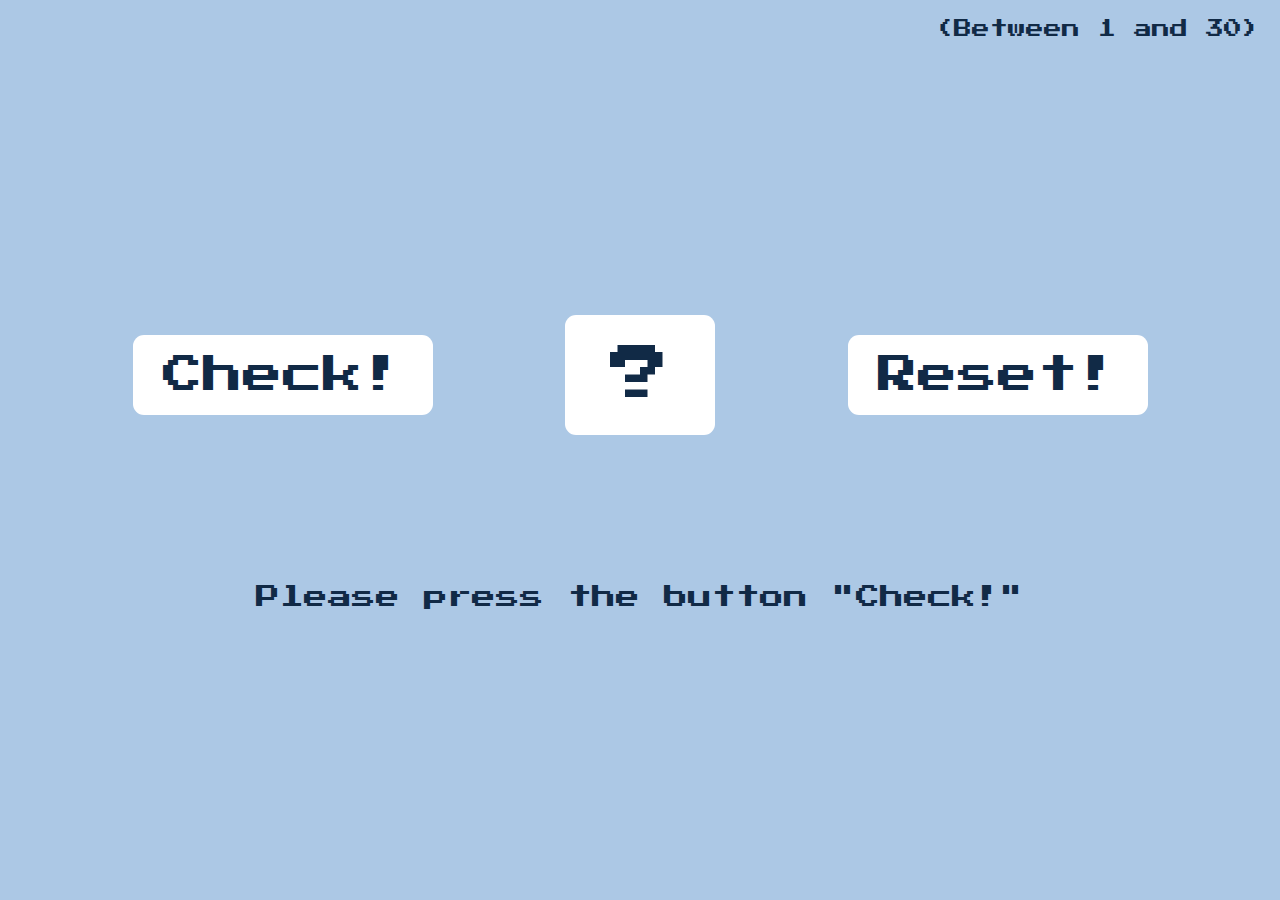
<file: Number check app/index.html>
<!DOCTYPE html>
<html lang="en">

<head>
    <meta charset="UTF-8">
    <meta http-equiv="X-UA-Compatible" content="IE=edge">
    <meta name="viewport" content="width=device-width, initial-scale=1.0">
    <link rel="stylesheet" href="style.css">
    <title>Number Check Application</title>

    <script defer src="script.js"></script>
</head>

<body>
    <header>
        <p class="between">(Between 1 and 30)</p>
    </header>

    <main>
        <div class="container">
            <button class="btn check">Check!</button>
            <p class="number">?</p>
            <button class="btn reset">Reset!</button>
        </div>
        <p class="message">Please press the button "Check!"</p>
    </main>
</body>

</html>
</file>
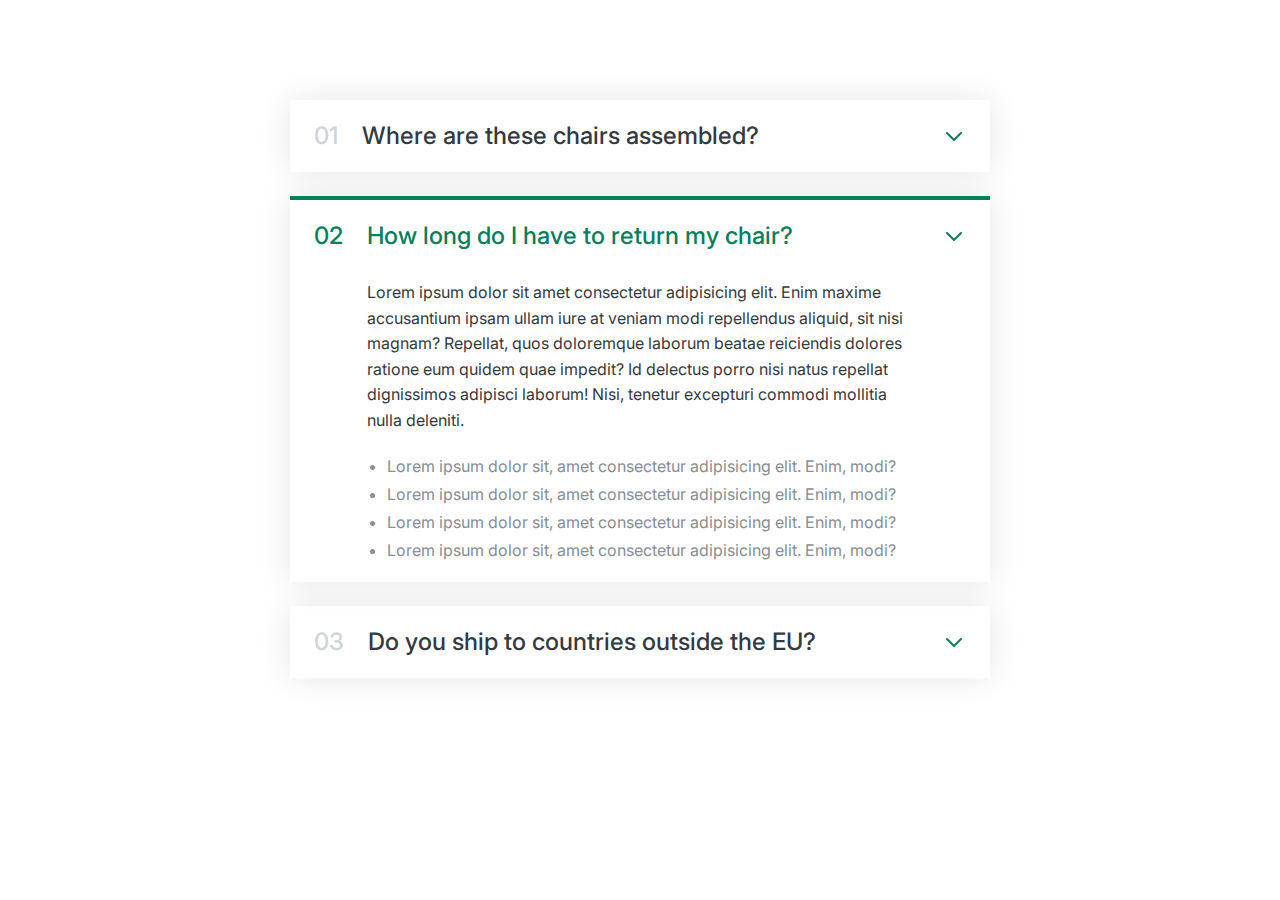
<file: GitHub Projects/Accordion Project/index.html>
<!DOCTYPE html>
<html lang="en">

<head>
    <meta charset="UTF-8">
    <meta http-equiv="X-UA-Compatible" content="IE=edge">
    <meta name="viewport" content="width=device-width, initial-scale=1.0">
    <link href="https://fonts.googleapis.com/css2?family=Inter:wght@400;500;700&display=swap" rel="stylesheet">
    <link rel="stylesheet" href="style.css">
    <title>Accordion Project</title>
</head>

<body>
    <div class="accordion">
        <div class="item">
            <p class="number">01</p>
            <p class="text"> Where are these chairs assembled?</p>
            <svg xmlns="http://www.w3.org/2000/svg" class="icon" fill="none" viewBox="0 0 24 24" stroke="currentColor">
      <path stroke-linecap="round" stroke-linejoin="round" stroke-width="2" d="M19 9l-7 7-7-7" />
    </svg>
            <div class="hidden-box">
                <p>Lorem ipsum dolor sit amet consectetur adipisicing elit. Enim maxime accusantium ipsam ullam iure at veniam modi repellendus aliquid, sit nisi magnam? Repellat, quos doloremque laborum beatae reiciendis dolores ratione eum quidem quae
                    impedit? Id delectus porro nisi natus repellat dignissimos adipisci laborum! Nisi, tenetur excepturi commodi mollitia nulla deleniti.</p>
                <ul>
                    <li>Lorem ipsum dolor sit, amet consectetur adipisicing elit. Enim, modi?</li>
                    <li>Lorem ipsum dolor sit, amet consectetur adipisicing elit. Enim, modi?</li>
                    <li>Lorem ipsum dolor sit, amet consectetur adipisicing elit. Enim, modi?</li>
                    <li>Lorem ipsum dolor sit, amet consectetur adipisicing elit. Enim, modi?</li>
                </ul>
            </div>
        </div>
        <div class="item open">
            <p class="number">02</p>
            <p class="text"> How long do I have to return my chair?</p>
            <svg xmlns="http://www.w3.org/2000/svg" class="icon" fill="none" viewBox="0 0 24 24" stroke="currentColor">
          <path stroke-linecap="round" stroke-linejoin="round" stroke-width="2" d="M19 9l-7 7-7-7" />
        </svg>
            <div class="hidden-box">
                <p>Lorem ipsum dolor sit amet consectetur adipisicing elit. Enim maxime accusantium ipsam ullam iure at veniam modi repellendus aliquid, sit nisi magnam? Repellat, quos doloremque laborum beatae reiciendis dolores ratione eum quidem quae
                    impedit? Id delectus porro nisi natus repellat dignissimos adipisci laborum! Nisi, tenetur excepturi commodi mollitia nulla deleniti.</p>
                <ul>
                    <li>Lorem ipsum dolor sit, amet consectetur adipisicing elit. Enim, modi?</li>
                    <li>Lorem ipsum dolor sit, amet consectetur adipisicing elit. Enim, modi?</li>
                    <li>Lorem ipsum dolor sit, amet consectetur adipisicing elit. Enim, modi?</li>
                    <li>Lorem ipsum dolor sit, amet consectetur adipisicing elit. Enim, modi?</li>
                </ul>
            </div>
        </div>

        <div class="item">
            <p class="number">03</p>
            <p class="text"> Do you ship to countries outside the EU?</p>
            <svg xmlns="http://www.w3.org/2000/svg" class="icon" fill="none" viewBox="0 0 24 24" stroke="currentColor">
        <path stroke-linecap="round" stroke-linejoin="round" stroke-width="2" d="M19 9l-7 7-7-7" />
      </svg>
            <div class="hidden-box">
                <p>Lorem ipsum dolor sit amet consectetur adipisicing elit. Enim maxime accusantium ipsam ullam iure at veniam modi repellendus aliquid, sit nisi magnam? Repellat, quos doloremque laborum beatae reiciendis dolores ratione eum quidem quae
                    impedit? Id delectus porro nisi natus repellat dignissimos adipisci laborum! Nisi, tenetur excepturi commodi mollitia nulla deleniti.</p>
                <ul>
                    <li>Lorem ipsum dolor sit, amet consectetur adipisicing elit. Enim, modi?</li>
                    <li>Lorem ipsum dolor sit, amet consectetur adipisicing elit. Enim, modi?</li>
                    <li>Lorem ipsum dolor sit, amet consectetur adipisicing elit. Enim, modi?</li>
                    <li>Lorem ipsum dolor sit, amet consectetur adipisicing elit. Enim, modi?</li>
                </ul>
            </div>
        </div>
    </div>
</body>

</html>
</file>
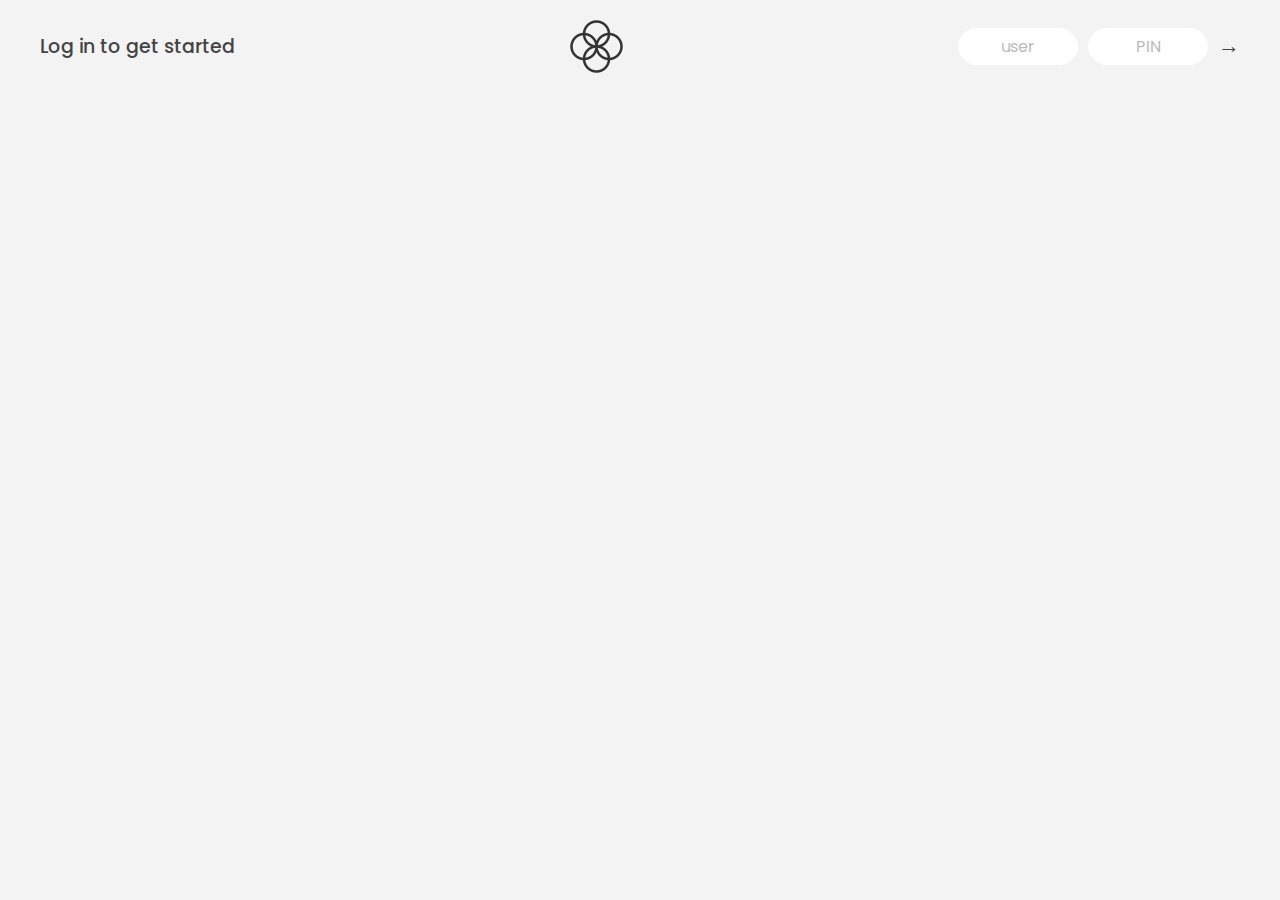
<file: GitHub Projects/Bankist - Project/index.html>
<!DOCTYPE html>
<html lang="en">

<head>
    <meta charset="UTF-8" />
    <meta name="viewport" content="width=device-width, initial-scale=1.0" />
    <meta http-equiv="X-UA-Compatible" content="ie=edge" />
    <link rel="shortcut icon" type="image/png" href="/icon.png" />

    <link href="https://fonts.googleapis.com/css?family=Poppins:400,500,600&display=swap" rel="stylesheet" />

    <link rel="stylesheet" href="style.css" />
    <title>Bankist Project</title>
</head>

<body>
    <nav>
        <p class="welcome">Log in to get started</p>
        <img src="logo.png" alt="Logo" class="logo" />
        <form class="login">
            <input type="text" placeholder="user" class="login__input login__input--user" />
            <input type="text" placeholder="PIN" maxlength="4" class="login__input login__input--pin" />
            <button class="login__btn">&rarr;</button>
        </form>
    </nav>

    <main class="app">

        <div class="balance">
            <div>
                <p class="balance__label">Current balance</p>
                <p class="balance__date">
                    As of <span class="date">05/03/2022</span>
                </p>
            </div>
            <p class="balance__value">0000€</p>
        </div>

        <div class="movements">
            <div class="movements__row">
                <div class="movements__type movements__type--deposit">2 deposit</div>
                <div class="movements__date">3 days ago</div>
                <div class="movements__value">4 000€</div>
            </div>
            <div class="movements__row">
                <div class="movements__type movements__type--withdrawal">
                    1 withdrawal
                </div>
                <div class="movements__date">24/01/2022</div>
                <div class="movements__value">-378€</div>
            </div>
        </div>

        <div class="summary">
            <p class="summary__label">In</p>
            <p class="summary__value summary__value--in">0000€</p>
            <p class="summary__label">Out</p>
            <p class="summary__value summary__value--out">0000€</p>
            <p class="summary__label">Interest</p>
            <p class="summary__value summary__value--interest">0000€</p>
            <button class="btn--sort">&downarrow; SORT</button>
        </div>

        <div class="operation operation--transfer">
            <h2>Transfer money</h2>
            <form class="form form--transfer">
                <input type="text" class="form__input form__input--to" />
                <input type="number" class="form__input form__input--amount" />
                <button class="form__btn form__btn--transfer">&rarr;</button>
                <label class="form__label">Transfer to</label>
                <label class="form__label">Amount</label>
            </form>
        </div>

        <div class="operation operation--loan">
            <h2>Request loan</h2>
            <form class="form form--loan">
                <input type="number" class="form__input form__input--loan-amount" />
                <button class="form__btn form__btn--loan">&rarr;</button>
                <label class="form__label form__label--loan">Amount</label>
            </form>
        </div>

        <div class="operation operation--close">
            <h2>Close account</h2>
            <form class="form form--close">
                <input type="text" class="form__input form__input--user" />
                <input type="password" maxlength="6" class="form__input form__input--pin" />
                <button class="form__btn form__btn--close">&rarr;</button>
                <label class="form__label">Confirm user</label>
                <label class="form__label">Confirm PIN</label>
            </form>
        </div>

        <p class="logout-timer">
            You will be logged out in <span class="timer">05:00</span>
        </p>
    </main>

    <script src="script.js"></script>
</body>

</html>
</file>
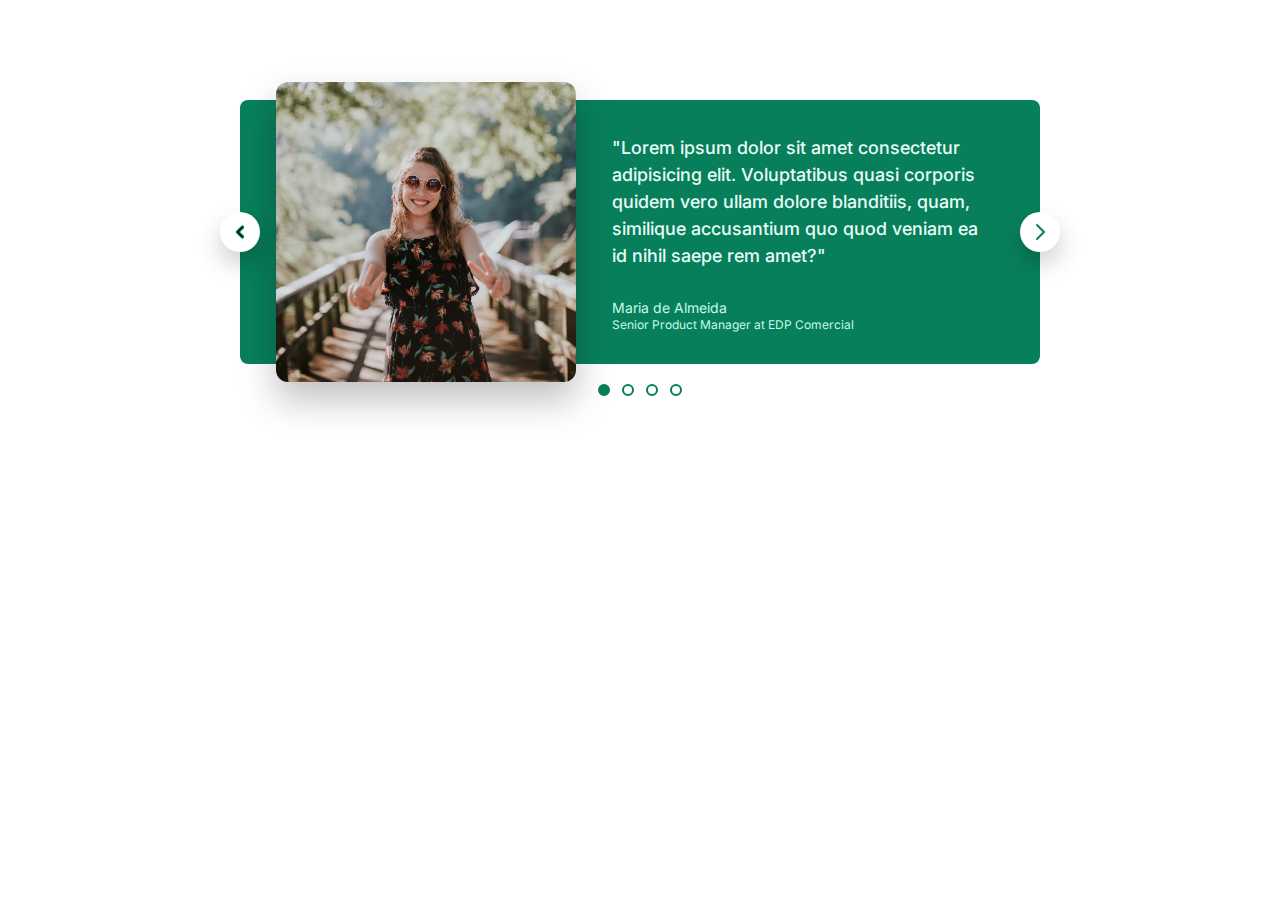
<file: GitHub Projects/Carousel Project/index.html>
<!DOCTYPE html>
<html lang="en">

<head>
    <meta charset="UTF-8">
    <meta http-equiv="X-UA-Compatible" content="IE=edge">
    <meta name="viewport" content="width=device-width, initial-scale=1.0">
    <link href="https://fonts.googleapis.com/css2?family=Inter:wght@400;500;700&display=swap" rel="stylesheet">
    <link rel="stylesheet" href="style.css">
    <title>Carousel Project</title>
</head>

<body>
    <div class="carousel">
        <img src="maria.jpg" alt="Maria de Almeida">
        <blockquote class="testimonial">
            <p class="testimonial-text">
                "Lorem ipsum dolor sit amet consectetur adipisicing elit. Voluptatibus quasi corporis quidem vero ullam dolore blanditiis, quam, similique accusantium quo quod veniam ea id nihil saepe rem amet?"
            </p>
            <p class="testimonial-author">
                Maria de Almeida
            </p>
            <p class="testimonial-job">Senior Product Manager at EDP Comercial</p>
        </blockquote>
        <button class="btn btn--left"><svg xmlns="http://www.w3.org/2000/svg" class="btn-icon" viewBox="0 0 20 20" fill="currentColor">
          <path fill-rule="evenodd" d="M12.707 5.293a1 1 0 010 1.414L9.414 10l3.293 3.293a1 1 0 01-1.414 1.414l-4-4a1 1 0 010-1.414l4-4a1 1 0 011.414 0z" clip-rule="evenodd" />
        </svg></button>
        <button class="btn btn--right">
          <svg xmlns="http://www.w3.org/2000/svg" class="btn-icon" fill="none" viewBox="0 0 24 24" stroke="currentColor">
            <path stroke-linecap="round" stroke-linejoin="round" stroke-width="2" d="M9 5l7 7-7 7" />
          </svg>
        </button>
        <div class="dots">
            <button class="dot dot--fill">&nbsp</button>
            <button class="dot">&nbsp</button>
            <button class="dot">&nbsp</button>
            <button class="dot">&nbsp</button>
        </div>
    </div>
</body>

</html>
</file>
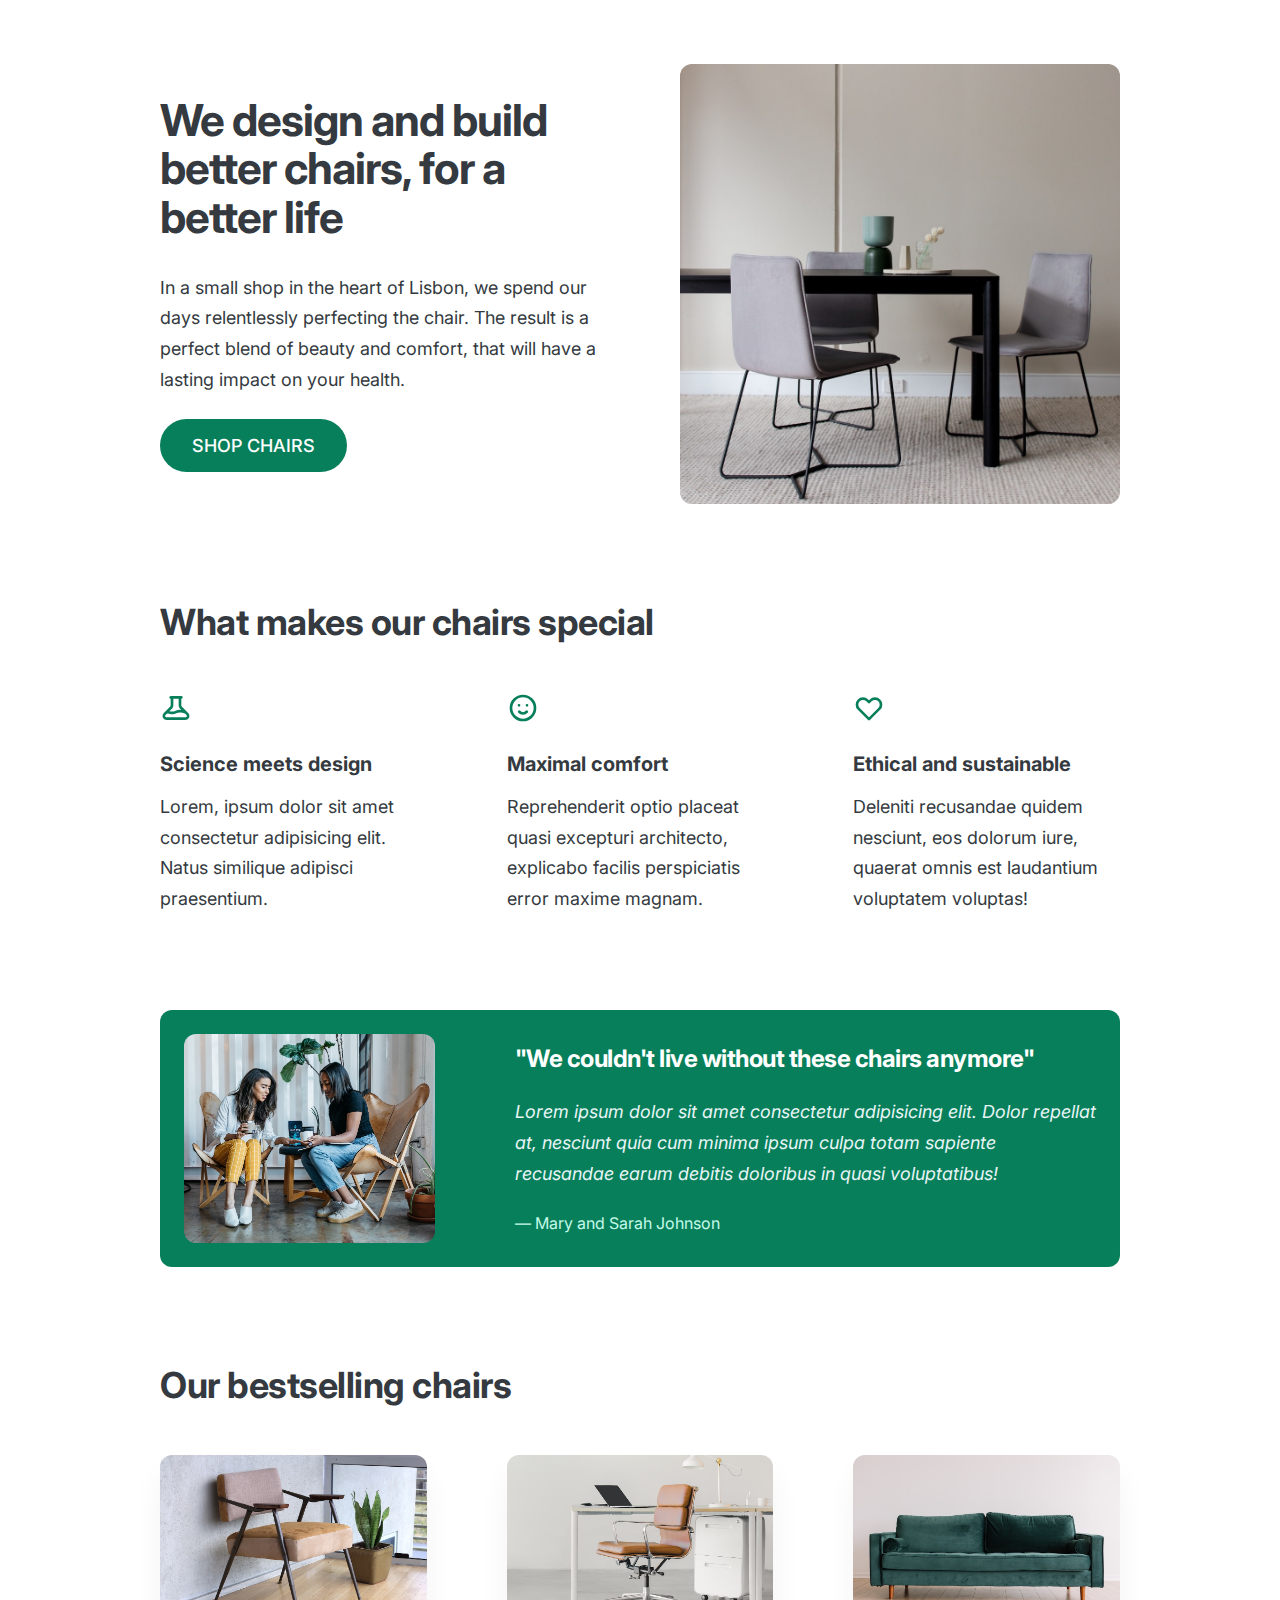
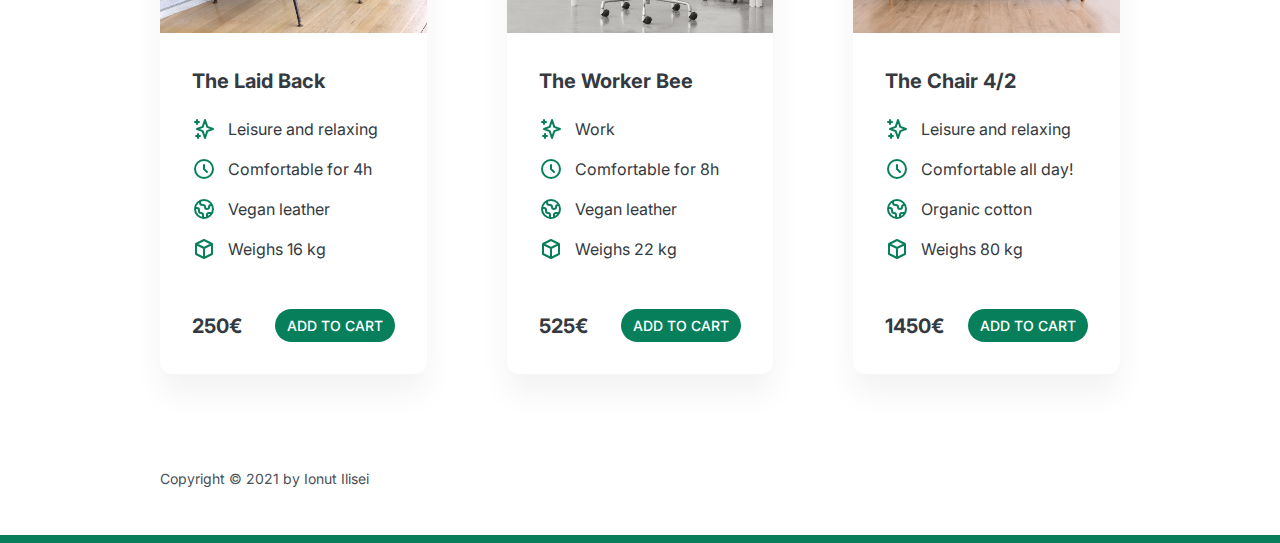
<file: GitHub Projects/Chair Shop Project/index.html>
<!DOCTYPE html >
<html lang="en">

<head>
    <meta charset="UTF-8" />
    <meta http-equiv="X-UA-Compatible" content="IE=edge" />
    <meta name="viewport" content="width=device-width, initial-scale=1.0" />
    <link rel="preconnect" href="https://fonts.googleapis.com">
    <link rel="preconnect" href="https://fonts.gstatic.com" crossorigin>
    <link href="https://fonts.googleapis.com/css2?family=Inter:wght@400;500;700&display=swap" rel="stylesheet">
    <link rel="stylesheet" href="style.css" />
    <title>Chair Shop Project</title>
</head>

<body>
    <div class="container">
        <header>
            <div class="header-text-box">
                <h1>We design and build better chairs, for a better life</h1>
                <p class="header-text">
                    In a small shop in the heart of Lisbon, we spend our days relentlessly perfecting the chair. The result is a perfect blend of beauty and comfort, that will have a lasting impact on your health.
                </p>
                <a class="btn btn--big" href="#">Shop chairs</a>
            </div>
            <img src="hero.jpg" alt="Photo" />
        </header>

        <section>
            <h2>What makes our chairs special</h2>
            <div class="grid-3-cols">
                <div>
                    <svg xmlns="http://www.w3.org/2000/svg" class="features-icon" fill="none" viewBox="0 0 24 24" stroke="currentColor">
                    <path stroke-linecap="round" stroke-linejoin="round" stroke-width="2" d="M19.428 15.428a2 2 0 00-1.022-.547l-2.387-.477a6 6 0 00-3.86.517l-.318.158a6 6 0 01-3.86.517L6.05 15.21a2 2 0 00-1.806.547M8 4h8l-1 1v5.172a2 2 0 00.586 1.414l5 5c1.26 1.26.367 3.414-1.415 3.414H4.828c-1.782 0-2.674-2.154-1.414-3.414l5-5A2 2 0 009 10.172V5L8 4z" />
                  </svg>
                    <p class="features-title"><strong>Science meets design</strong></p>
                    <p class="features-text">
                        Lorem, ipsum dolor sit amet consectetur adipisicing elit. Natus similique adipisci praesentium.
                    </p>
                </div>

                <div>
                    <svg xmlns="http://www.w3.org/2000/svg" class="features-icon" fill="none" viewBox="0 0 24 24" stroke="currentColor">
                    <path stroke-linecap="round" stroke-linejoin="round" stroke-width="2" d="M14.828 14.828a4 4 0 01-5.656 0M9 10h.01M15 10h.01M21 12a9 9 0 11-18 0 9 9 0 0118 0z" />
                  </svg>
                    <p class="features-title">
                        <strong>Maximal comfort</strong>
                    </p>
                    <p class="features-text">
                        Reprehenderit optio placeat quasi excepturi architecto, explicabo facilis perspiciatis error maxime magnam.
                    </p>
                </div>

                <div>
                    <svg xmlns="http://www.w3.org/2000/svg" class="features-icon " fill="none" viewBox="0 0 24 24" stroke="currentColor">
                    <path stroke-linecap="round" stroke-linejoin="round" stroke-width="2" d="M4.318 6.318a4.5 4.5 0 000 6.364L12 20.364l7.682-7.682a4.5 4.5 0 00-6.364-6.364L12 7.636l-1.318-1.318a4.5 4.5 0 00-6.364 0z" />
                  </svg>
                    <p class="features-title">
                        <strong>Ethical and sustainable</strong>
                    </p>
                    <p class="features-text">
                        Deleniti recusandae quidem nesciunt, eos dolorum iure, quaerat omnis est laudantium voluptatem voluptas!
                    </p>
                </div>
            </div>
        </section>

        <section class="testimonial-section">
            <div class="grid-3-cols">
                <img src="customers.jpg" alt="People sitting on chairs" />
                <div class="testimonial-box">
                    <h2>"We couldn't live without these chairs anymore"</h2>
                    <blockquote class="testimonial-text">
                        Lorem ipsum dolor sit amet consectetur adipisicing elit. Dolor repellat at, nesciunt quia cum minima ipsum culpa totam sapiente recusandae earum debitis doloribus in quasi voluptatibus!
                    </blockquote>
                    <p class="testimonial-author">&mdash; Mary and Sarah Johnson</p>
                </div>
            </div>
        </section>

        <section>
            <h2>Our bestselling chairs</h2>
            <div class="grid-3-cols">
                <figure class="chair">
                    <img src="chair-1.jpg" alt="Chair" />
                    <div class="chair-box">
                        <h3>The Laid Back</h3>
                        <ul class="chair-details">
                            <li>
                                <svg xmlns="http://www.w3.org/2000/svg" class="chair-icon" fill="none" viewBox="0 0 24 24" stroke="currentColor">
                                <path stroke-linecap="round" stroke-linejoin="round" stroke-width="2" d="M5 3v4M3 5h4M6 17v4m-2-2h4m5-16l2.286 6.857L21 12l-5.714 2.143L13 21l-2.286-6.857L5 12l5.714-2.143L13 3z" />
                              </svg>
                                <span>Leisure and relaxing</span>
                            </li>
                            <li>
                                <svg xmlns="http://www.w3.org/2000/svg" class="chair-icon" fill="none" viewBox="0 0 24 24" stroke="currentColor">
                                <path stroke-linecap="round" stroke-linejoin="round" stroke-width="2" d="M12 8v4l3 3m6-3a9 9 0 11-18 0 9 9 0 0118 0z" />
                              </svg>
                                <span>Comfortable for 4h</span>
                            </li>
                            <li>
                                <svg xmlns="http://www.w3.org/2000/svg" class="chair-icon" fill="none" viewBox="0 0 24 24" stroke="currentColor">
                                <path stroke-linecap="round" stroke-linejoin="round" stroke-width="2" d="M3.055 11H5a2 2 0 012 2v1a2 2 0 002 2 2 2 0 012 2v2.945M8 3.935V5.5A2.5 2.5 0 0010.5 8h.5a2 2 0 012 2 2 2 0 104 0 2 2 0 012-2h1.064M15 20.488V18a2 2 0 012-2h3.064M21 12a9 9 0 11-18 0 9 9 0 0118 0z" />
                              </svg>
                                <span>Vegan leather</span>
                            </li>
                            <li>
                                <svg xmlns="http://www.w3.org/2000/svg" class="chair-icon" fill="none" viewBox="0 0 24 24" stroke="currentColor">
                                <path stroke-linecap="round" stroke-linejoin="round" stroke-width="2" d="M20 7l-8-4-8 4m16 0l-8 4m8-4v10l-8 4m0-10L4 7m8 4v10M4 7v10l8 4" />
                              </svg>
                                <span>Weighs 16 kg</span>
                            </li>
                        </ul>
                        <div class="chair-price">
                            <strong>250€</strong>
                            <a href="#" class="btn btn--small">Add to cart</a>
                        </div>
                    </div>
                </figure>

                <figure class="chair">
                    <img src="chair-2.jpg" alt="Chair" />
                    <div class="chair-box">
                        <h3>The Worker Bee</h3>
                        <ul class="chair-details">
                            <li>
                                <svg xmlns="http://www.w3.org/2000/svg" class="chair-icon" fill="none" viewBox="0 0 24 24" stroke="currentColor">
                                <path stroke-linecap="round" stroke-linejoin="round" stroke-width="2" d="M5 3v4M3 5h4M6 17v4m-2-2h4m5-16l2.286 6.857L21 12l-5.714 2.143L13 21l-2.286-6.857L5 12l5.714-2.143L13 3z" />
                              </svg>
                                <span>Work</span>
                            </li>
                            <li>
                                <svg xmlns="http://www.w3.org/2000/svg" class="chair-icon" fill="none" viewBox="0 0 24 24" stroke="currentColor">
                                <path stroke-linecap="round" stroke-linejoin="round" stroke-width="2" d="M12 8v4l3 3m6-3a9 9 0 11-18 0 9 9 0 0118 0z" />
                              </svg>
                                <span>Comfortable for 8h</span>
                            </li>
                            <li>
                                <svg xmlns="http://www.w3.org/2000/svg" class="chair-icon" fill="none" viewBox="0 0 24 24" stroke="currentColor">
                                <path stroke-linecap="round" stroke-linejoin="round" stroke-width="2" d="M3.055 11H5a2 2 0 012 2v1a2 2 0 002 2 2 2 0 012 2v2.945M8 3.935V5.5A2.5 2.5 0 0010.5 8h.5a2 2 0 012 2 2 2 0 104 0 2 2 0 012-2h1.064M15 20.488V18a2 2 0 012-2h3.064M21 12a9 9 0 11-18 0 9 9 0 0118 0z" />
                              </svg>
                                <span>Vegan leather</span>
                            </li>
                            <li>
                                <svg xmlns="http://www.w3.org/2000/svg" class="chair-icon" fill="none" viewBox="0 0 24 24" stroke="currentColor">
                                <path stroke-linecap="round" stroke-linejoin="round" stroke-width="2" d="M20 7l-8-4-8 4m16 0l-8 4m8-4v10l-8 4m0-10L4 7m8 4v10M4 7v10l8 4" />
                              </svg>
                                <span>Weighs 22 kg</span>
                            </li>
                        </ul>
                        <div class="chair-price">
                            <strong>525€</strong>
                            <a href="#" class="btn btn--small">Add to cart</a>
                        </div>
                    </div>
                </figure>

                <figure class="chair">
                    <img src="chair-3.jpg" alt="Chair" />
                    <div class="chair-box">
                        <h3>The Chair 4/2</h3>
                        <ul class="chair-details">
                            <li>
                                <svg xmlns="http://www.w3.org/2000/svg" class="chair-icon" fill="none" viewBox="0 0 24 24" stroke="currentColor">
                                <path stroke-linecap="round" stroke-linejoin="round" stroke-width="2" d="M5 3v4M3 5h4M6 17v4m-2-2h4m5-16l2.286 6.857L21 12l-5.714 2.143L13 21l-2.286-6.857L5 12l5.714-2.143L13 3z" />
                              </svg>
                                <span>Leisure and relaxing</span>
                            </li>
                            <li>
                                <svg xmlns="http://www.w3.org/2000/svg" class="chair-icon" fill="none" viewBox="0 0 24 24" stroke="currentColor">
                                <path stroke-linecap="round" stroke-linejoin="round" stroke-width="2" d="M12 8v4l3 3m6-3a9 9 0 11-18 0 9 9 0 0118 0z" />
                              </svg>
                                <span>Comfortable all day!</span>
                            </li>
                            <li>
                                <svg xmlns="http://www.w3.org/2000/svg" class="chair-icon" fill="none" viewBox="0 0 24 24" stroke="currentColor">
                                <path stroke-linecap="round" stroke-linejoin="round" stroke-width="2" d="M3.055 11H5a2 2 0 012 2v1a2 2 0 002 2 2 2 0 012 2v2.945M8 3.935V5.5A2.5 2.5 0 0010.5 8h.5a2 2 0 012 2 2 2 0 104 0 2 2 0 012-2h1.064M15 20.488V18a2 2 0 012-2h3.064M21 12a9 9 0 11-18 0 9 9 0 0118 0z" />
                              </svg>
                                <span>Organic cotton</span>
                            </li>
                            <li>
                                <svg xmlns="http://www.w3.org/2000/svg" class="chair-icon" fill="none" viewBox="0 0 24 24" stroke="currentColor">
                                <path stroke-linecap="round" stroke-linejoin="round" stroke-width="2" d="M20 7l-8-4-8 4m16 0l-8 4m8-4v10l-8 4m0-10L4 7m8 4v10M4 7v10l8 4" />
                              </svg>
                                <span>Weighs 80 kg</span>
                            </li>
                        </ul>
                        <div class="chair-price">
                            <strong>1450€</strong>
                            <a href="#" class="btn btn--small">Add to cart</a>
                        </div>
                    </div>
                </figure>
            </div>
        </section>

        <footer>
            Copyright &copy; 2021 by Ionut Ilisei
        </footer>
    </div>
</body>

</html>
</file>
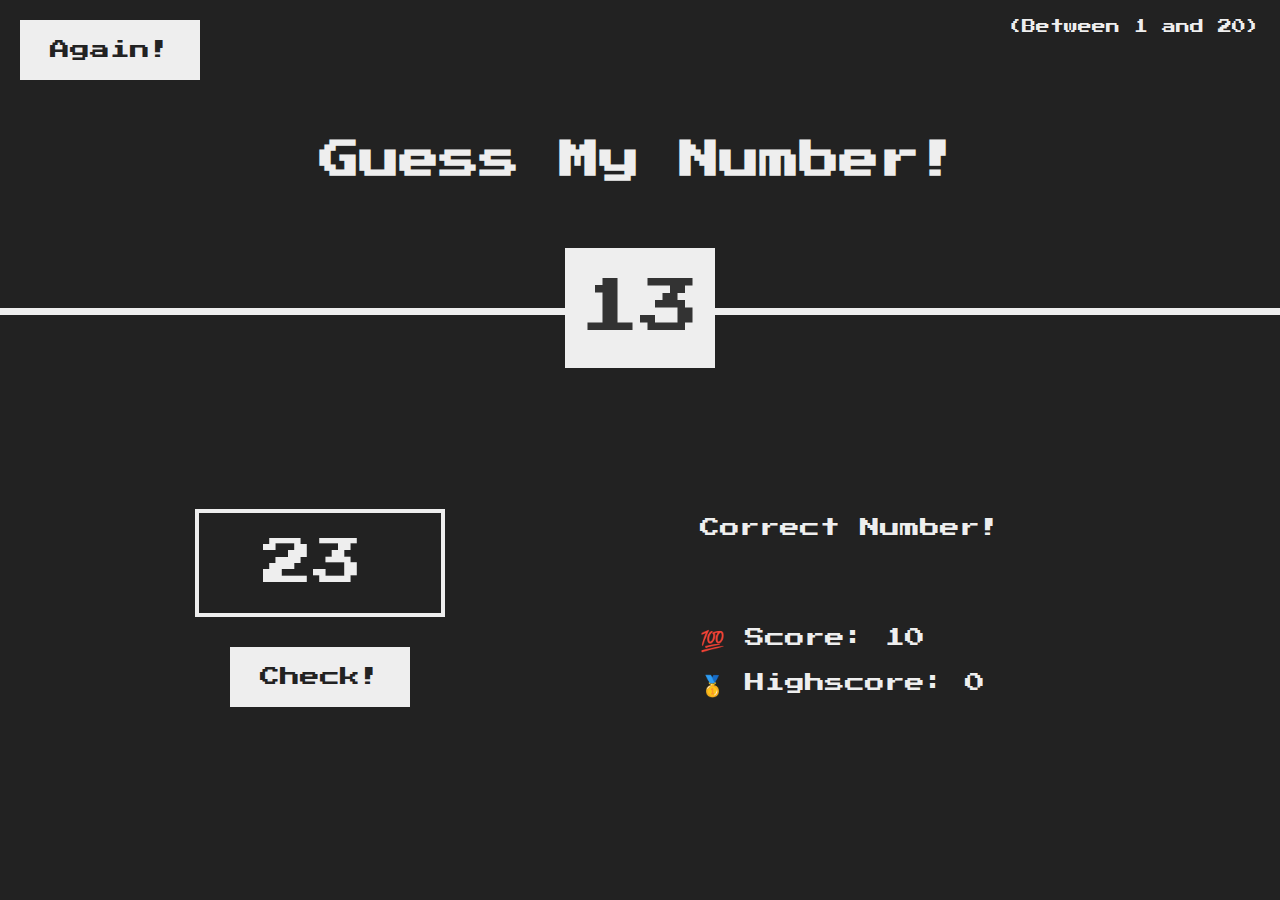
<file: GitHub Projects/Guess My Number - Project/index.html>
<!DOCTYPE html>
<html lang="en">

<head>
    <meta charset="UTF-8" />
    <meta name="viewport" content="width=device-width, initial-scale=1.0" />
    <meta http-equiv="X-UA-Compatible" content="ie=edge" />
    <link rel="stylesheet" href="style.css" />
    <title>Guess My Number!</title>
</head>

<body>
    <header>
        <h1>Guess My Number!</h1>
        <p class="between">(Between 1 and 20)</p>
        <button class="btn again">Again!</button>
        <div class="number">?</div>
    </header>
    <main>
        <section class="left">
            <input type="number" class="guess" />
            <button class="btn check">Check!</button>
        </section>
        <section class="right">
            <p class="message">Start guessing...</p>
            <p class="label-score">💯 Score: <span class="score">20</span></p>
            <p class="label-highscore">
                🥇 Highscore: <span class="highscore">0</span>
            </p>
        </section>
    </main>
    <script src="script.js"></script>
</body>

</html>
</file>
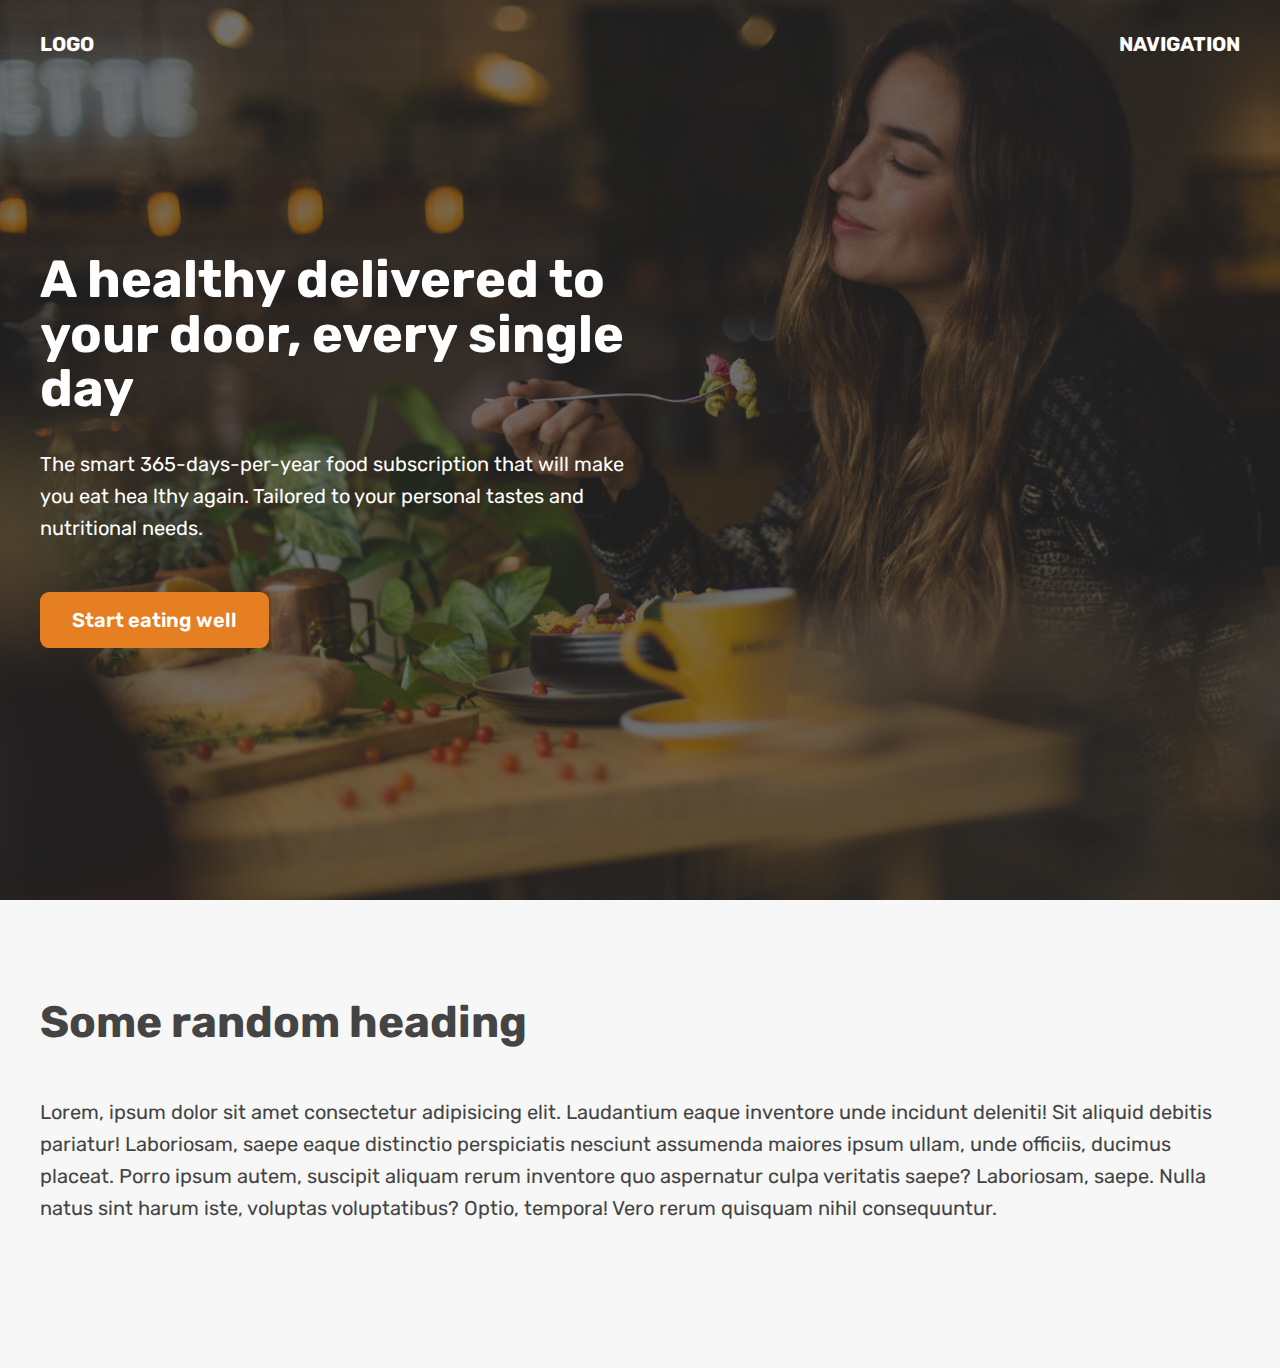
<file: GitHub Projects/Hero Project/index.html>
<!DOCTYPE html>
<html lang="en">

<head>
    <meta charset="UTF-8">
    <meta http-equiv="X-UA-Compatible" content="IE=edge">
    <meta name="viewport" content="width=device-width, initial-scale=1.0">
    <link rel="preconnect" href="https://fonts.googleapis.com">
    <link rel="preconnect" href="https://fonts.gstatic.com" crossorigin>
    <link href="https://fonts.googleapis.com/css2?family=Rubik:wght@400;600;700&display=swap" rel="stylesheet">
    <link rel="stylesheet" href="style.css">
    <title>Hero Section Project</title>
</head>

<body>
    <header>
        <nav class="container">
            <div>LOGO</div>
            <div>NAVIGATION</div>
        </nav>
        <div class="header-container">
            <div class="header-container-inner">
                <h1>A healthy delivered to your door, every single day</h1>
                <p>The smart 365-days-per-year food subscription that will make you eat hea lthy again. Tailored to your personal tastes and nutritional needs.</p>
                <a href="#" class="btn">Start eating well</a>
            </div>
        </div>
    </header>

    <section>
        <div class="container">
            <h2>Some random heading</h2>
            <p>Lorem, ipsum dolor sit amet consectetur adipisicing elit. Laudantium eaque inventore unde incidunt deleniti! Sit aliquid debitis pariatur! Laboriosam, saepe eaque distinctio perspiciatis nesciunt assumenda maiores ipsum ullam, unde officiis,
                ducimus placeat. Porro ipsum autem, suscipit aliquam rerum inventore quo aspernatur culpa veritatis saepe? Laboriosam, saepe. Nulla natus sint harum iste, voluptas voluptatibus? Optio, tempora! Vero rerum quisquam nihil consequuntur.</p>
        </div>
    </section>
</body>

</html>
</file>
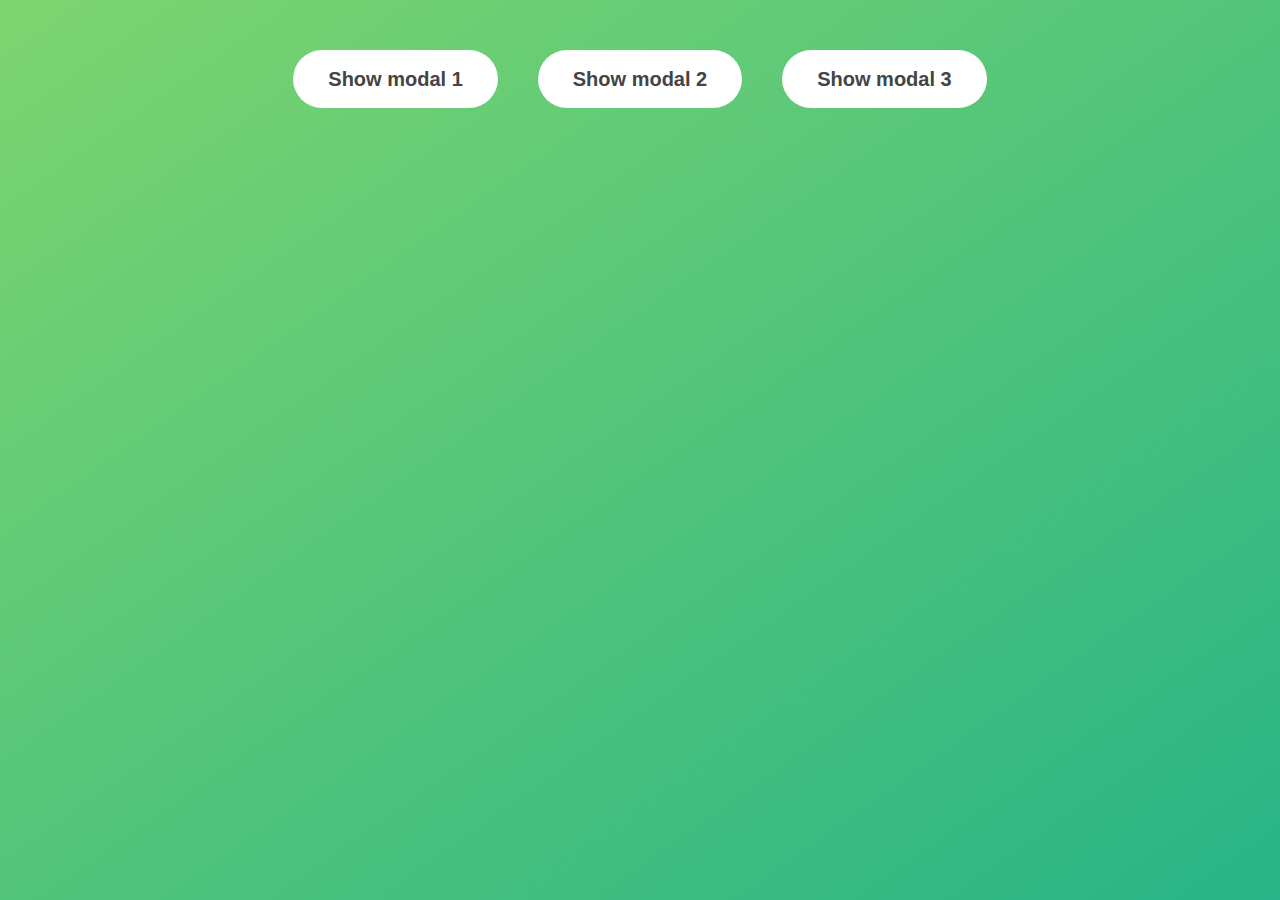
<file: GitHub Projects/Modal - Project/index.html>
<!DOCTYPE html>
<html lang="en">

<head>
    <meta charset="UTF-8" />
    <meta name="viewport" content="width=device-width, initial-scale=1.0" />
    <meta http-equiv="X-UA-Compatible" content="ie=edge" />
    <link rel="stylesheet" href="style.css" />
    <title>Modal window</title>
</head>

<body>
    <button class="show-modal">Show modal 1</button>
    <button class="show-modal">Show modal 2</button>
    <button class="show-modal">Show modal 3</button>

    <div class="modal hidden">
        <button class="close-modal">&times;</button>
        <h1>I'm a modal window 😍</h1>
        <p>
            Lorem ipsum dolor sit amet, consectetur adipisicing elit, sed do eiusmod tempor incididunt ut labore et dolore magna aliqua. Ut enim ad minim veniam, quis nostrud exercitation ullamco laboris nisi ut aliquip ex ea commodo consequat. Duis aute irure dolor
            in reprehenderit in voluptate velit esse cillum dolore eu fugiat nulla pariatur. Excepteur sint occaecat cupidatat non proident, sunt in culpa qui officia deserunt mollit anim id est laborum.
        </p>
    </div>
    <div class="overlay hidden"></div>

    <script src="script.js"></script>
</body>

</html>
</file>
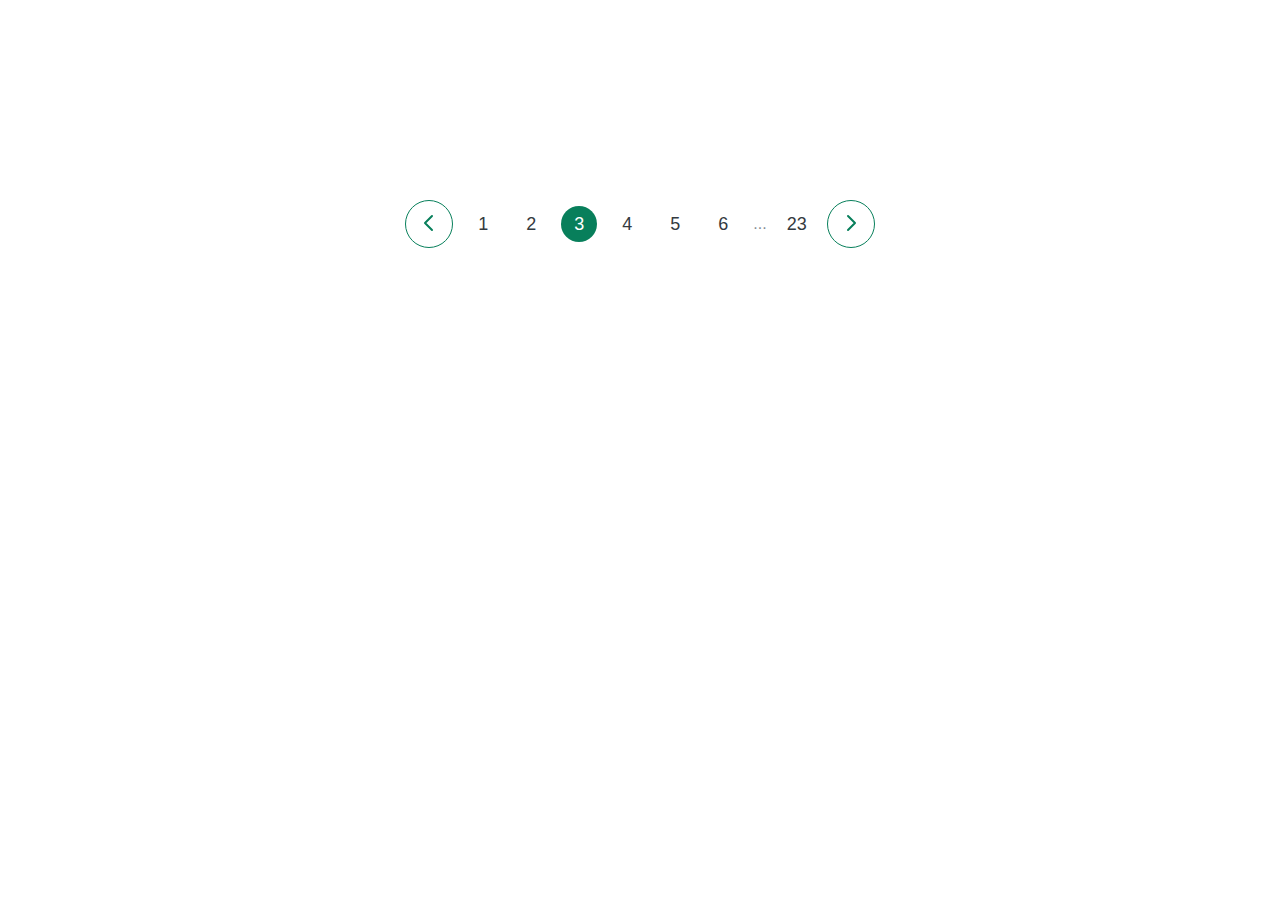
<file: GitHub Projects/Pagination Project/index.html>
<!DOCTYPE html>
<html lang="en">

<head>
    <meta charset="UTF-8">
    <meta http-equiv="X-UA-Compatible" content="IE=edge">
    <meta name="viewport" content="width=device-width, initial-scale=1.0">
    <link rel="stylesheet" href="style.css">
    <title>Pagination Project</title>
</head>

<body>
    <div class="pagination">
        <button class="btn">
          <svg xmlns="http://www.w3.org/2000/svg" class="btn-icon" fill="none" viewBox="0 0 24 24" stroke="currentColor">
            <path stroke-linecap="round" stroke-linejoin="round" stroke-width="2" d="M15 19l-7-7 7-7" />
          </svg>
  </button>
        <a href="#" class="page-link">1</a>
        <a href="#" class="page-link">2</a>
        <a href="#" class="page-link page-link--current">3</a>
        <a href="#" class="page-link">4</a>
        <a href="#" class="page-link">5</a>
        <a href="#" class="page-link">6</a>
        <span class="dots">...</span>
        <a href="#" class="page-link">23</a>
        <button class="btn ">
          <svg xmlns="http://www.w3.org/2000/svg " class="btn-icon " fill="none " viewBox="0 0 24 24 " stroke="currentColor ">
            <path stroke-linecap="round " stroke-linejoin="round " stroke-width="2 " d="M9 5l7 7-7 7 " />
          </svg>
  </button>
    </div>
</body>

</html>
</file>
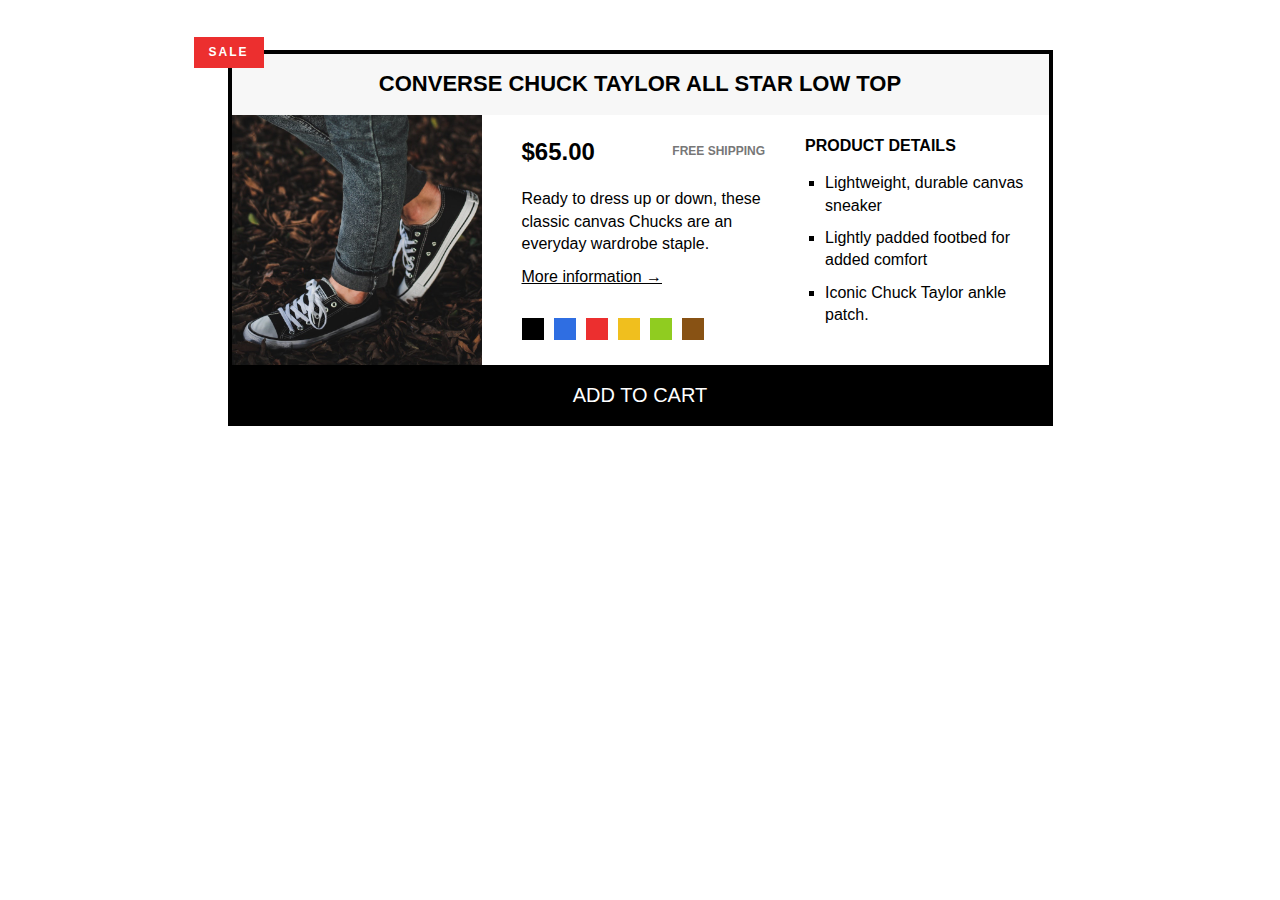
<file: GitHub Projects/Sale Project/index.html>
<!DOCTYPE html>
<html lang="en">

<head>
    <meta charset="UTF-8">
    <meta http-equiv="X-UA-Compatible" content="IE=edge">
    <meta name="viewport" content="width=device-width, initial-scale=1.0">
    <link rel="stylesheet" href="style.css">
    <title>Sale Project</title>
</head>

<body>
    <article class="product">
        <h2 class="product-title">Converse Chuck Taylor All Star Low Top</h2>
        <img src="sale.jpg" alt="Chuck Taylor All Star Shoe" height="250" width="250" class="product-img" />
        <div class="product-info">
            <div class="product-price">
                <p class="price"><strong>$65.00</strong></p>
                <p class="shipping">Free shipping</p>
            </div>
            <p class="sale">Sale</p>

            <p class="product-description">
                Ready to dress up or down, these classic canvas Chucks are an everyday wardrobe staple.
            </p>
            <a href="https://converse.com" target="_blank" class="more-info">More information &rarr;</a>

            <div class="product-colors">
                <div class="color"></div>
                <div class="color color-blue"></div>
                <div class="color color-red"></div>
                <div class="color color-yellow"></div>
                <div class="color color-green"></div>
                <div class="color color-brown"></div>
            </div>
        </div>

        <div class="product-details">
            <h3 class="details-title">Product details</h3>
            <ul class="details-list">
                <li>Lightweight, durable canvas sneaker</li>
                <li>Lightly padded footbed for added comfort</li>
                <li>Iconic Chuck Taylor ankle patch.</li>
            </ul>
        </div>
        <button class="add-cart">Add to cart</button>
    </article>

</body>

</html>
</file>
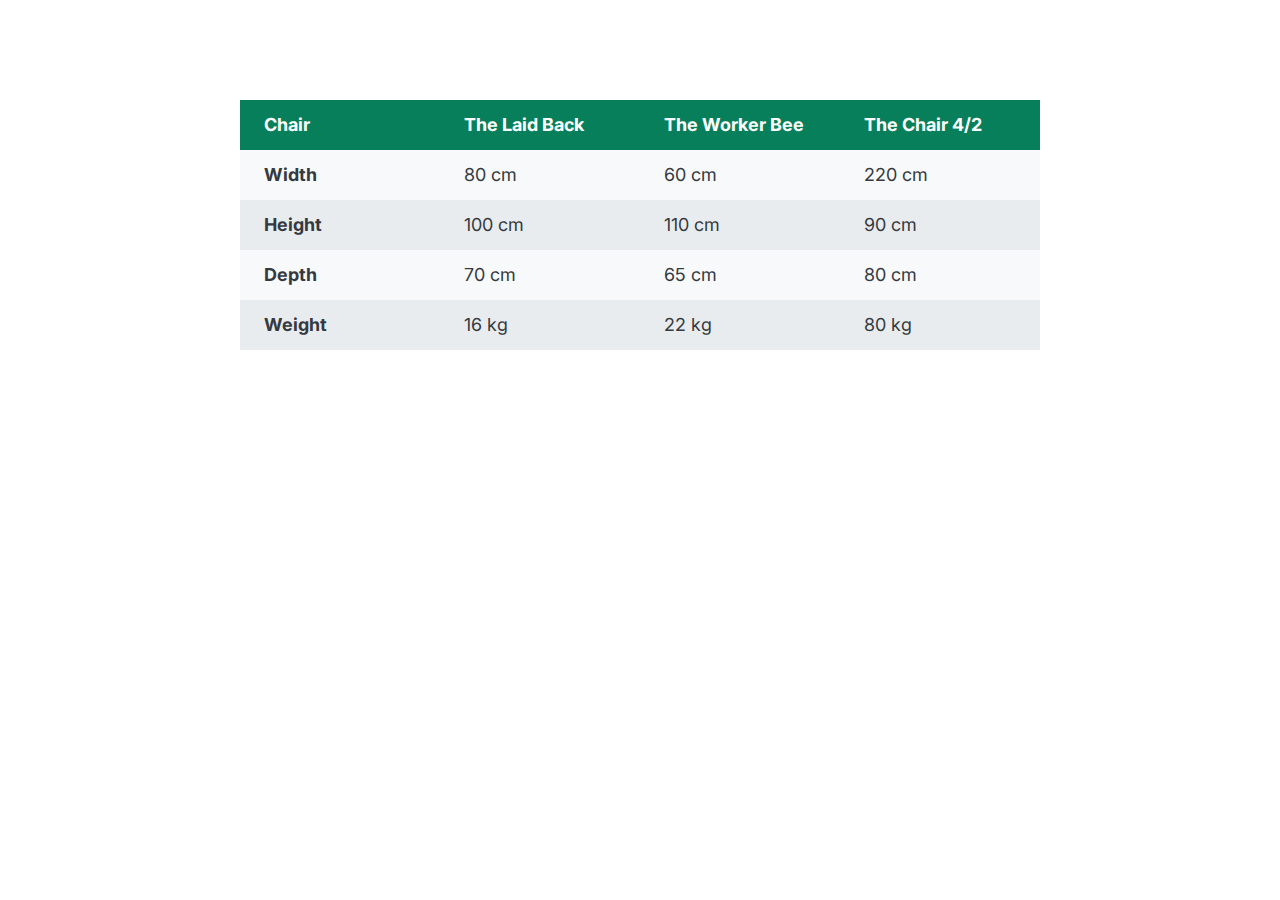
<file: GitHub Projects/Table Project/index.html>
<!DOCTYPE html>
<html lang="en">

<head>
    <meta charset="UTF-8">
    <meta http-equiv="X-UA-Compatible" content="IE=edge">
    <meta name="viewport" content="width=device-width, initial-scale=1.0">
    <link href="https://fonts.googleapis.com/css2?family=Inter:wght@400;500;700&display=swap" rel="stylesheet">
    <link rel="stylesheet" href="style.css">
    <title>Table Project</title>
</head>

<body>
    <table>
        <thead>
            <tr>
                <th>Chair</th>
                <th>The Laid Back</th>
                <th>The Worker Bee</th>
                <th>The Chair 4/2</th>
            </tr>
        </thead>
        <tbody>
            <tr>
                <th>Width</th>
                <td>80 cm</td>
                <td>60 cm</td>
                <td>220 cm</td>
            </tr>
            <tr>
                <th>Height</th>
                <td>100 cm</td>
                <td>110 cm</td>
                <td>90 cm</td>
            </tr>
            <tr>
                <th>Depth</th>
                <td>70 cm</td>
                <td>65 cm</td>
                <td>80 cm</td>
            </tr>
            <tr>
                <th>Weight</th>
                <td>16 kg</td>
                <td>22 kg</td>
                <td>80 kg</td>
            </tr>
        </tbody>

    </table>

</body>

</html>
</file>
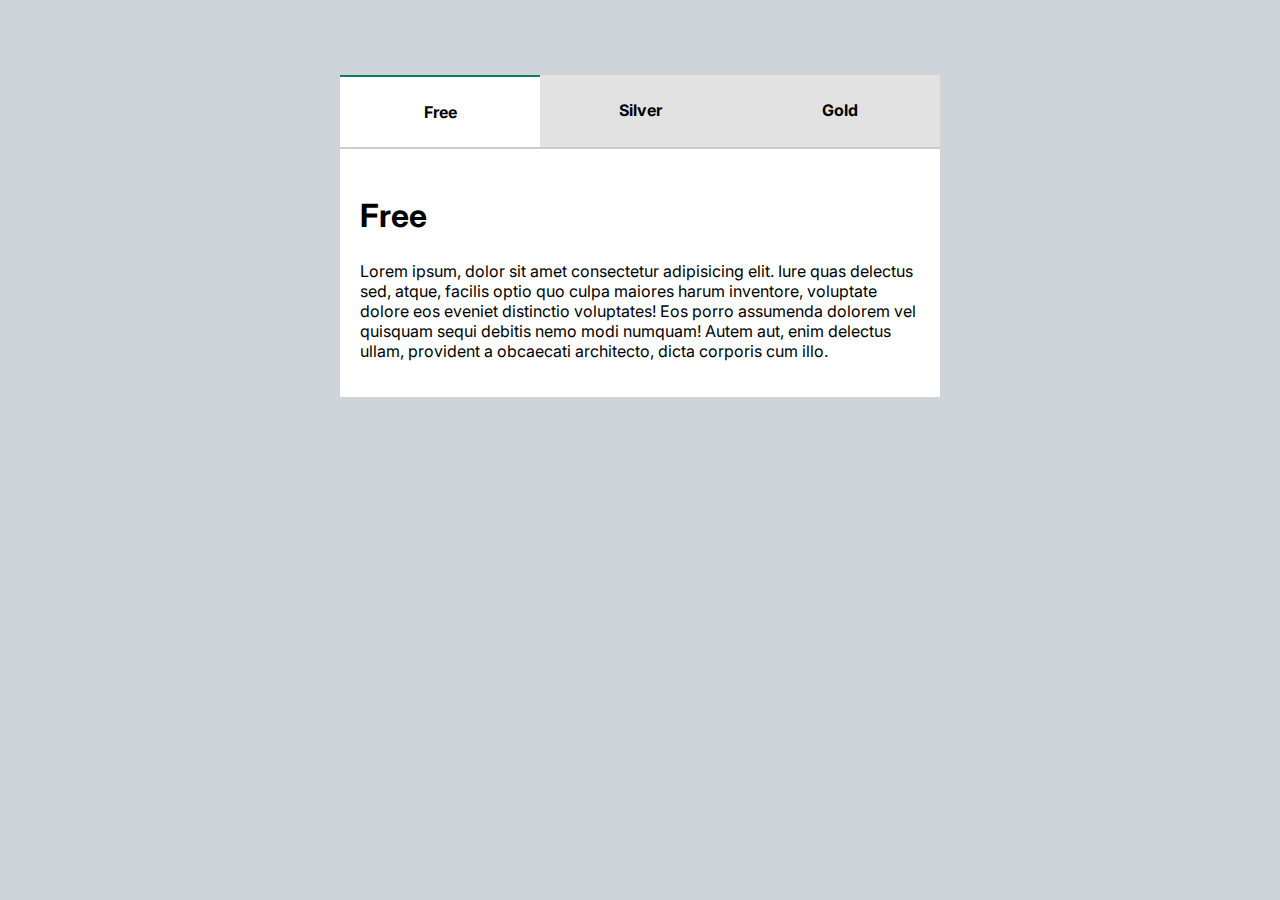
<file: GitHub Projects/Tabs Project/index.html>
<!DOCTYPE html>
<html lang="en">

<head>
    <meta charset="UTF-8">
    <meta http-equiv="X-UA-Compatible" content="IE=edge">
    <meta name="viewport" content="width=device-width, initial-scale=1.0">
    <link href="https://fonts.googleapis.com/css2?family=Inter:wght@400;500;700&display=swap" rel="stylesheet">
    <link rel="stylesheet" href="style.css">
    <title>Tabs Project</title>
</head>

<body>
    <div class="mytabs">
        <input type="radio" id="tabfree" name="mytabs" checked="checked">
        <label for="tabfree">Free</label>
        <div class="tab">
            <h2>Free</h2>
            <p>Lorem ipsum, dolor sit amet consectetur adipisicing elit. Iure quas delectus sed, atque, facilis optio quo culpa maiores harum inventore, voluptate dolore eos eveniet distinctio voluptates! Eos porro assumenda dolorem vel quisquam sequi debitis
                nemo modi numquam! Autem aut, enim delectus ullam, provident a obcaecati architecto, dicta corporis cum illo.
            </p>
        </div>

        <input type="radio" id="tabsilver" name="mytabs">
        <label for="tabsilver">Silver</label>
        <div class="tab">
            <h2>Silver</h2>
            <p>Lorem ipsum, dolor sit amet consectetur adipisicing elit. Iure quas delectus sed, atque, facilis optio quo culpa maiores harum inventore, voluptate dolore eos eveniet distinctio voluptates! Eos porro assumenda dolorem vel quisquam sequi debitis
                nemo modi numquam! Autem aut, enim delectus ullam, provident a obcaecati architecto.
            </p>
        </div>

        <input type="radio" id="tabgold" name="mytabs">
        <label for="tabgold">Gold</label>
        <div class="tab">
            <h2>Gold</h2>
            <p>Lorem ipsum, dolor sit amet consectetur adipisicing elit. Iure quas delectus sed, atque, facilis optio quo culpa maiores harum inventore, voluptate dolore eos eveniet distinctio voluptates! Eos porro assumenda dolorem vel quisquam sequi debitis
                nemo modi numquam! Autem aut, enim delectus ullam.
            </p>
        </div>
    </div>

</body>

</html>
</file>
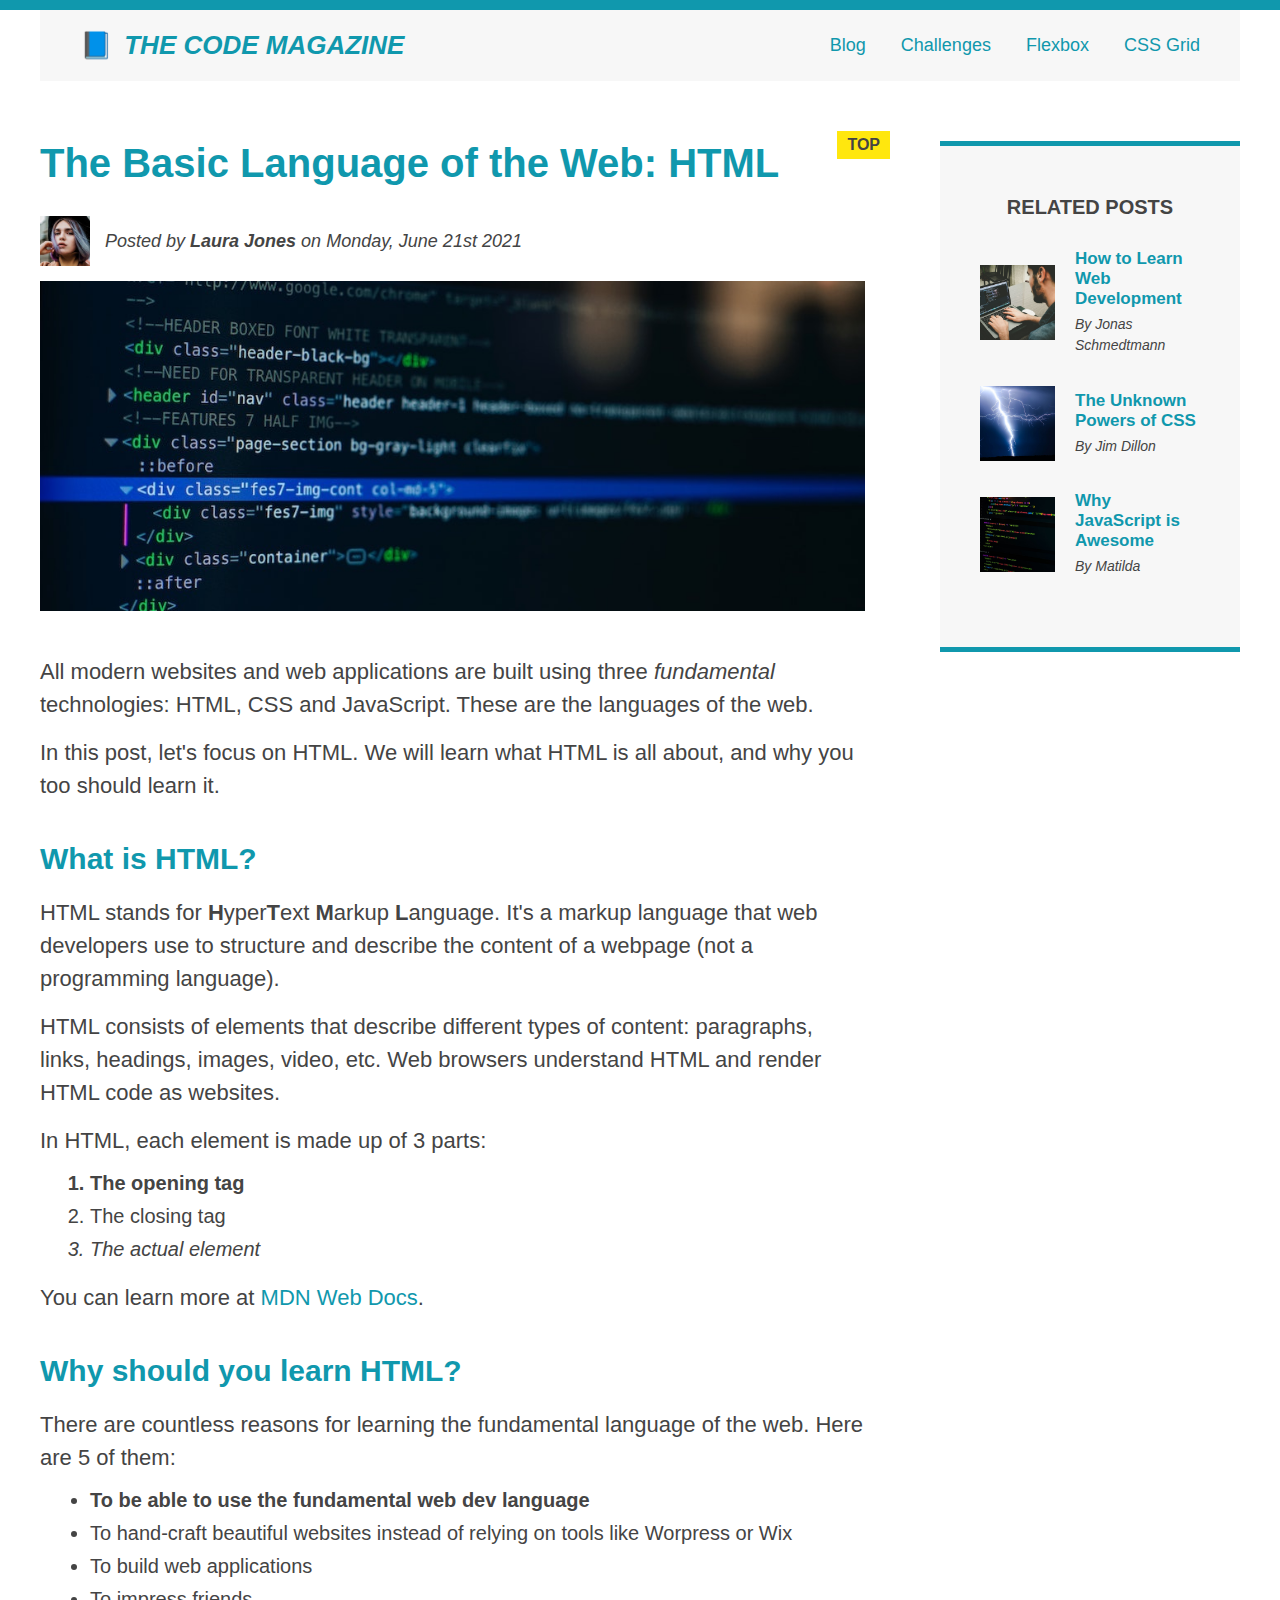
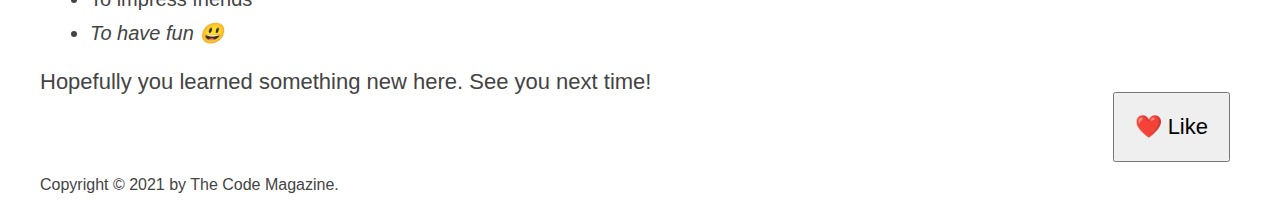
<file: GitHub Projects/The Code Magazine Project/index.html>
<!DOCTYPE html>
<html lang="en">

<head>
    <meta charset="UTF-8" />
    <link href="style.css" rel="stylesheet" />
    <title>The Code Magazine Project</title>
</head>

<body>
    <div class="container">
        <header class="main-header">
            <h1>📘 The Code Magazine</h1>

            <nav>
                <a href="#">Blog</a>
                <a href="#">Challenges</a>
                <a href="#">Flexbox</a>
                <a href="#">CSS Grid</a>
            </nav>
        </header>

        <article>
            <header class="post-header">
                <h2>The Basic Language of the Web: HTML</h2>
                <div class="author-box">
                    <img src="laura-jones.jpg" alt="Headshot of Laura Jones" height="50" width="50" class="author-img" />

                    <p id="author" class="author">
                        Posted by <strong>Laura Jones</strong> on Monday, June 21st 2021
                    </p>
                </div>

                <img src="post-img.jpg" alt="HTML code on a screen" width="500" height="200" class="post-img" />
                <button>❤️ Like</button>
            </header>

            <p>
                All modern websites and web applications are built using three
                <em>fundamental</em> technologies: HTML, CSS and JavaScript. These are the languages of the web.
            </p>

            <p>
                In this post, let's focus on HTML. We will learn what HTML is all about, and why you too should learn it.
            </p>

            <h3>What is HTML?</h3>
            <p>
                HTML stands for <strong>H</strong>yper<strong>T</strong>ext
                <strong>M</strong>arkup <strong>L</strong>anguage. It's a markup language that web developers use to structure and describe the content of a webpage (not a programming language).
            </p>
            <p>
                HTML consists of elements that describe different types of content: paragraphs, links, headings, images, video, etc. Web browsers understand HTML and render HTML code as websites.
            </p>
            <p>In HTML, each element is made up of 3 parts:</p>

            <ol>
                <li class="first-li">The opening tag</li>
                <li>The closing tag</li>
                <li>The actual element</li>
            </ol>

            <p>
                You can learn more at
                <a href="https://developer.mozilla.org/en-US/docs/Web/HTML " target="_blank">MDN Web Docs</a>.
            </p>

            <h3>Why should you learn HTML?</h3>

            <p>
                There are countless reasons for learning the fundamental language of the web. Here are 5 of them:
            </p>

            <ul>
                <li class="first-li">
                    To be able to use the fundamental web dev language
                </li>
                <li>
                    To hand-craft beautiful websites instead of relying on tools like Worpress or Wix
                </li>
                <li>To build web applications</li>
                <li>To impress friends</li>
                <li>To have fun 😃</li>
            </ul>

            <p>Hopefully you learned something new here. See you next time!</p>
        </article>

        <aside>
            <h4>Related posts</h4>

            <ul class="related">
                <li class="related-post">
                    <img src="related-1.jpg " alt="Person programming" width="75" height="75" />
                    <div>
                        <a href="#" class="related-link">How to Learn Web Development</a>
                        <p class="related-author">By Jonas Schmedtmann</p>
                    </div>
                </li>
                <li class="related-post">
                    <img src="related-2.jpg " alt="Lightning" width="75" height="75" />
                    <div>
                        <a href="#" class="related-link">The Unknown Powers of CSS</a>
                        <p class="related-author">By Jim Dillon</p>
                    </div>
                </li>
                <li class="related-post">
                    <img src="related-3.jpg" alt="JavaScript code on a screen" width="75" height="75" />
                    <div>
                        <a href="#" class="related-link">Why JavaScript is Awesome</a>
                        <p class="related-author">By Matilda</p>
                    </div>
                </li>
            </ul>
        </aside>
        <footer>
            <p id="copyright" class="copyright text">
                Copyright &copy; 2021 by The Code Magazine.
            </p>
        </footer>
    </div>
</body>

</html>
</file>
<file: Number check app/style.css>
@import url('https://fonts.googleapis.com/css?family=Press+Start+2P&display=swap');
* {
    margin: 0;
    padding: 0;
    box-sizing: border-box;
}

html {
    font-size: 62.5%;
}

body {
    font-family: 'Press Start 2P', sans-serif;
    color: #112A46;
    background-color: #ACC8E5;
}

header {
    height: 35vh;
    position: relative;
    display: flex;
    justify-content: end;
}

.between {
    font-size: 1.8rem;
    position: absolute;
    top: 2rem;
    right: 2rem;
}

main {
    height: 65vh;
    color: #112A46;
}

.container {
    display: flex;
    align-items: center;
    justify-content: space-evenly;
}

.number {
    background-color: white;
    color: #112A46;
    font-size: 6rem;
    width: 15rem;
    padding: 3rem 0;
    text-align: center;
    border-radius: 1.1rem;
}

.btn {
    border: none;
    background-color: white;
    color: #112A46;
    font-size: 4rem;
    font-family: inherit;
    padding: 2rem 3rem;
    cursor: pointer;
    border-radius: 1.1rem;
}

.btn:hover {
    background-color: #D6D6D6;
}

.message {
    text-align: center;
    font-size: 2.4rem;
    margin-top: 15rem;
}
</file>
<file: GitHub Projects/Accordion Project/style.css>
* {
    margin: 0;
    padding: 0;
    box-sizing: border-box;
}

body {
    font-family: 'Inter', sans-serif;
    color: #343a40;
    line-height: 1;
}

.accordion {
    width: 700px;
    margin: 100px auto;
    display: flex;
    flex-direction: column;
    gap: 24px;
}

.item {
    box-shadow: 0 0 32px rgba(0, 0, 0, 0.1);
    padding: 24px;
    display: grid;
    grid-template-columns: auto 1fr auto;
    column-gap: 24px;
    row-gap: 32px;
    align-items: center;
}

.number,
.text {
    font-size: 24px;
    font-weight: 500;
}

.icon {
    width: 24px;
    height: 24px;
    stroke: #087f5b;
}

.number {
    color: #ced4da;
}

.hidden-box {
    grid-column: 2;
    display: none;
}

.hidden-box p {
    line-height: 1.6;
    margin-bottom: 24px;
}

.hidden-box ul {
    color: #868e96;
    margin-left: 20px;
    display: flex;
    flex-direction: column;
    gap: 12px;
}

.open {
    border-top: 4px solid #087f5b;
}

.open .hidden-box {
    display: block;
}

.open .number,
.open .text {
    color: #087f5b;
}
</file>
<file: GitHub Projects/Bankist - Project/style.css>
* {
    margin: 0;
    padding: 0;
    box-sizing: inherit;
}

html {
    font-size: 62.5%;
    box-sizing: border-box;
}

body {
    font-family: 'Poppins', sans-serif;
    color: #444;
    background-color: #f3f3f3;
    height: 100vh;
    padding: 2rem;
}

nav {
    display: flex;
    justify-content: space-between;
    align-items: center;
    padding: 0 2rem;
}

.welcome {
    font-size: 1.9rem;
    font-weight: 500;
}

.logo {
    height: 5.25rem;
}

.login {
    display: flex;
}

.login__input {
    border: none;
    padding: 0.5rem 2rem;
    font-size: 1.6rem;
    font-family: inherit;
    text-align: center;
    width: 12rem;
    border-radius: 10rem;
    margin-right: 1rem;
    color: inherit;
    border: 1px solid #fff;
    transition: all 0.3s;
}

.login__input:focus {
    outline: none;
    border: 1px solid #ccc;
}

.login__input::placeholder {
    color: #bbb;
}

.login__btn {
    border: none;
    background: none;
    font-size: 2.2rem;
    color: inherit;
    cursor: pointer;
    transition: all 0.3s;
}

.login__btn:hover,
.login__btn:focus,
.btn--sort:hover,
.btn--sort:focus {
    outline: none;
    color: #777;
}

.app {
    position: relative;
    max-width: 100rem;
    margin: 4rem auto;
    display: grid;
    grid-template-columns: 4fr 3fr;
    grid-template-rows: auto repeat(3, 15rem) auto;
    gap: 2rem;
    opacity: 0;
    transition: all 1s;
}

.balance {
    grid-column: 1 / span 2;
    display: flex;
    align-items: flex-end;
    justify-content: space-between;
    margin-bottom: 2rem;
}

.balance__label {
    font-size: 2.2rem;
    font-weight: 500;
    margin-bottom: -0.2rem;
}

.balance__date {
    font-size: 1.4rem;
    color: #888;
}

.balance__value {
    font-size: 4.5rem;
    font-weight: 400;
}

.movements {
    grid-row: 2 / span 3;
    background-color: #fff;
    border-radius: 1rem;
    overflow: scroll;
}

.movements__row {
    padding: 2.25rem 4rem;
    display: flex;
    align-items: center;
    border-bottom: 1px solid #eee;
}

.movements__type {
    font-size: 1.1rem;
    text-transform: uppercase;
    font-weight: 500;
    color: #fff;
    padding: 0.1rem 1rem;
    border-radius: 10rem;
    margin-right: 2rem;
}

.movements__date {
    font-size: 1.1rem;
    text-transform: uppercase;
    font-weight: 500;
    color: #666;
}

.movements__type--deposit {
    background-image: linear-gradient(to top left, #39b385, #9be15d);
}

.movements__type--withdrawal {
    background-image: linear-gradient(to top left, #e52a5a, #ff585f);
}

.movements__value {
    font-size: 1.7rem;
    margin-left: auto;
}

.summary {
    grid-row: 5 / 6;
    display: flex;
    align-items: baseline;
    padding: 0 0.3rem;
    margin-top: 1rem;
}

.summary__label {
    font-size: 1.2rem;
    font-weight: 500;
    text-transform: uppercase;
    margin-right: 0.8rem;
}

.summary__value {
    font-size: 2.2rem;
    margin-right: 2.5rem;
}

.summary__value--in,
.summary__value--interest {
    color: #66c873;
}

.summary__value--out {
    color: #f5465d;
}

.btn--sort {
    margin-left: auto;
    border: none;
    background: none;
    font-size: 1.3rem;
    font-weight: 500;
    cursor: pointer;
}

.operation {
    border-radius: 1rem;
    padding: 3rem 4rem;
    color: #333;
}

.operation--transfer {
    background-image: linear-gradient(to top left, #ffb003, #ffcb03);
}

.operation--loan {
    background-image: linear-gradient(to top left, #39b385, #9be15d);
}

.operation--close {
    background-image: linear-gradient(to top left, #e52a5a, #ff585f);
}

h2 {
    margin-bottom: 1.5rem;
    font-size: 1.7rem;
    font-weight: 600;
    color: #333;
}

.form {
    display: grid;
    grid-template-columns: 2.5fr 2.5fr 1fr;
    grid-template-rows: auto auto;
    gap: 0.4rem 1rem;
}

.form.form--loan {
    grid-template-columns: 2.5fr 1fr 2.5fr;
}

.form__label--loan {
    grid-row: 2;
}

.form__input {
    width: 100%;
    border: none;
    background-color: rgba(255, 255, 255, 0.4);
    font-family: inherit;
    font-size: 1.5rem;
    text-align: center;
    color: #333;
    padding: 0.3rem 1rem;
    border-radius: 0.7rem;
    transition: all 0.3s;
}

.form__input:focus {
    outline: none;
    background-color: rgba(255, 255, 255, 0.6);
}

.form__label {
    font-size: 1.3rem;
    text-align: center;
}

.form__btn {
    border: none;
    border-radius: 0.7rem;
    font-size: 1.8rem;
    background-color: #fff;
    cursor: pointer;
    transition: all 0.3s;
}

.form__btn:focus {
    outline: none;
    background-color: rgba(255, 255, 255, 0.8);
}

.logout-timer {
    padding: 0 0.3rem;
    margin-top: 1.9rem;
    text-align: right;
    font-size: 1.25rem;
}

.timer {
    font-weight: 600;
}
</file>
<file: GitHub Projects/Carousel Project/style.css>
* {
    margin: 0;
    padding: 0;
    box-sizing: border-box;
}

body {
    font-family: 'Inter', sans-serif;
    color: #343a40;
    line-height: 1;
}

.carousel {
    width: 800px;
    margin: 100px auto;
    background-color: #087f5b;
    padding: 32px 48px 32px 86px;
    border-radius: 8px;
    display: flex;
    align-items: center;
    gap: 86px;
    position: relative;
}

img {
    height: 200px;
    border-radius: 8px;
    transform: scale(1.5);
    box-shadow: 0 12px 24px rgba(0, 0, 0, 0.25);
}

.testimonial-text {
    font-size: 18px;
    font-weight: 500;
    line-height: 1.5;
    margin-bottom: 32px;
    color: #e6fcf5;
}

.testimonial-author {
    font-size: 14px;
    margin-bottom: 4px;
    color: #c3fae8;
}

.testimonial-job {
    font-size: 12px;
    color: #c3fae8;
}

.btn {
    background-color: white;
    border: none;
    height: 40px;
    width: 40px;
    border-radius: 50%;
    position: absolute;
    box-shadow: 0 12px 24px rgba(0, 0, 0, 0.2);
    display: flex;
    align-items: center;
    justify-content: center;
    cursor: pointer;
}

.btn--left {
    left: 0;
    top: 50%;
    transform: translate(-50%, -50%);
}

.btn--right {
    right: 0;
    top: 50%;
    transform: translate(50%, -50%);
}

.btn-icon {
    height: 24px;
    width: 24px;
    stroke: #087f5b;
}

.dots {
    position: absolute;
    left: 50%;
    bottom: 0;
    transform: translate(-50%, 32px);
    display: flex;
    gap: 12px;
}

.dot {
    height: 12px;
    width: 12px;
    background-color: white;
    border: 2px solid #087f5b;
    border-radius: 50%;
    cursor: pointer;
}

.dot--fill {
    background-color: #087f5b;
}
</file>
<file: GitHub Projects/Chair Shop Project/style.css>
* {
    margin: 0;
    padding: 0;
    box-sizing: border-box;
}

body {
    font-family: 'Inter', sans-serif;
    color: #343a40;
    border-bottom: 8px solid #087f5b;
}

.container {
    width: 960px;
    margin: 0 auto;
}

header,
section {
    margin-bottom: 96px;
}

h2 {
    margin-bottom: 48px;
    font-size: 36px;
    letter-spacing: -0.5px;
}

.grid-3-cols {
    display: grid;
    grid-template-columns: repeat(3, 1fr);
    column-gap: 80px;
}

.btn:link,
.btn:visited {
    background-color: #087f5b;
    color: white;
    text-decoration: none;
    text-transform: uppercase;
    font-weight: 500;
    display: inline-block;
    border-radius: 100px;
}

.btn:hover,
.btn:active {
    background-color: #099268;
}

.btn--big {
    font-size: 18px;
    padding: 16px 32px;
}

.btn--small {
    font-size: 14px;
    padding: 8px 12px;
}

img {
    border-radius: 12px;
}

header {
    display: grid;
    grid-template-columns: repeat(2, 1fr);
    column-gap: 80px;
    margin-top: 64px;
}

.header-text-box {
    align-self: center;
}

h1 {
    margin-bottom: 32px;
    font-size: 44px;
    line-height: 1.1;
    letter-spacing: -1px;
}

.header-text {
    margin-bottom: 24px;
    font-size: 18px;
    line-height: 1.7;
}

img {
    width: 100%;
}

.features-icon {
    stroke: #087f5b;
    width: 32px;
    height: 32px;
    margin-bottom: 24px;
}

.features-title {
    margin-bottom: 16px;
    font-size: 20px;
}

.features-text {
    font-size: 18px;
    line-height: 1.7;
}

.testimonial-section {
    background-color: #087f5b;
    color: white;
    padding: 24px;
    border-radius: 12px;
}

.testimonial-box {
    grid-column: 2 / -1;
    align-self: center;
}

.testimonial-box h2 {
    margin-bottom: 24px;
    font-size: 24px;
}

.testimonial-text {
    font-style: italic;
    margin-bottom: 24px;
    font-size: 18px;
    line-height: 1.7;
    color: #e6f5f5;
}

.testimonial-author {
    color: #c3fae8;
}

.chair {
    box-shadow: 0 20px 30px 0 rgba(0, 0, 0, 0.05);
    border-radius: 12px;
}

.chair img {
    border-bottom-left-radius: 0;
    border-bottom-right-radius: 0;
}

.chair-box {
    padding: 32px;
}

h3 {
    margin-bottom: 24px;
    font-size: 20px;
}

.chair-details {
    list-style: none;
    margin-bottom: 48px;
}

.chair-details li {
    display: flex;
    align-items: center;
    gap: 12px;
    margin-bottom: 16px;
}

.chair-details li:last-child {
    margin-bottom: 0;
}

.chair-icon {
    stroke: #087f5b;
    width: 24px;
    height: 24px;
}

.chair-price {
    display: flex;
    justify-content: space-between;
    align-items: center;
    font-size: 20px;
}

footer {
    margin-bottom: 48px;
    font-size: 14px;
    color: #495057;
}
</file>
<file: GitHub Projects/Guess My Number - Project/style.css>
@import url('https://fonts.googleapis.com/css?family=Press+Start+2P&display=swap');

* {
  margin: 0;
  padding: 0;
  box-sizing: inherit;
}

html {
  font-size: 62.5%;
  box-sizing: border-box;
}

body {
  font-family: 'Press Start 2P', sans-serif;
  color: #eee;
  background-color: #222;
}

header {
  position: relative;
  height: 35vh;
  border-bottom: 7px solid #eee;
}

main {
  height: 65vh;
  color: #eee;
  display: flex;
  align-items: center;
  justify-content: space-around;
}

.left {
  width: 52rem;
  display: flex;
  flex-direction: column;
  align-items: center;
}

.right {
  width: 52rem;
  font-size: 2rem;
}

h1 {
  font-size: 4rem;
  text-align: center;
  position: absolute;
  width: 100%;
  top: 52%;
  left: 50%;
  transform: translate(-50%, -50%);
}

.number {
  background: #eee;
  color: #333;
  font-size: 6rem;
  width: 15rem;
  padding: 3rem 0rem;
  text-align: center;
  position: absolute;
  bottom: 0;
  left: 50%;
  transform: translate(-50%, 50%);
}

.between {
  font-size: 1.4rem;
  position: absolute;
  top: 2rem;
  right: 2rem;
}

.again {
  position: absolute;
  top: 2rem;
  left: 2rem;
}

.guess {
  background: none;
  border: 4px solid #eee;
  font-family: inherit;
  color: inherit;
  font-size: 5rem;
  padding: 2.5rem;
  width: 25rem;
  text-align: center;
  display: block;
  margin-bottom: 3rem;
}

.btn {
  border: none;
  background-color: #eee;
  color: #222;
  font-size: 2rem;
  font-family: inherit;
  padding: 2rem 3rem;
  cursor: pointer;
}

.btn:hover {
  background-color: #ccc;
}

.message {
  margin-bottom: 8rem;
  height: 3rem;
}

.label-score {
  margin-bottom: 2rem;
}
</file>
<file: GitHub Projects/Hero Project/style.css>
* {
    margin: 0;
    padding: 0;
    box-sizing: border-box;
}

html {
    font-family: 'Rubik', sans-serif;
    color: #444;
}

.container {
    width: 1200px;
    margin: 0 auto;
}

header {
    height: 100vh;
    position: relative;
    background-image: linear-gradient(rgba(34, 34, 34, 0.6), rgba(34, 34, 34, 0.6)), url(hero.jpg);
    background-size: cover;
    color: #fff;
}

nav {
    font-size: 20px;
    font-weight: 700;
    display: flex;
    justify-content: space-between;
    padding-top: 32px;
}

.header-container {
    width: 1200px;
    position: absolute;
    left: 50%;
    top: 50%;
    transform: translate(-50%, -50%);
}

.header-container-inner {
    width: 50%;
}

h1 {
    font-size: 52px;
    margin-bottom: 32px;
    line-height: 1.05;
}

p {
    font-size: 20px;
    line-height: 1.6;
    margin-bottom: 48px;
}

.btn:link,
.btn:visited {
    font-size: 20px;
    font-weight: 600;
    background-color: #e67e22;
    color: #fff;
    text-decoration: none;
    display: inline-block;
    padding: 16px 32px;
    border-radius: 9px;
}

h2 {
    font-size: 44px;
    margin-bottom: 48px;
}

section {
    padding: 96px 0;
    background-color: #f7f7f7;
}
</file>
<file: GitHub Projects/Modal - Project/style.css>
* {
    margin: 0;
    padding: 0;
    box-sizing: inherit;
}

html {
    font-size: 62.5%;
    box-sizing: border-box;
}

body {
    font-family: sans-serif;
    color: #333;
    line-height: 1.5;
    height: 100vh;
    position: relative;
    display: flex;
    align-items: flex-start;
    justify-content: center;
    background: linear-gradient(to top left, #28b487, #7dd56f);
}

.show-modal {
    font-size: 2rem;
    font-weight: 600;
    padding: 1.75rem 3.5rem;
    margin: 5rem 2rem;
    border: none;
    background-color: #fff;
    color: #444;
    border-radius: 10rem;
    cursor: pointer;
}

.close-modal {
    position: absolute;
    top: 1.2rem;
    right: 2rem;
    font-size: 5rem;
    color: #333;
    cursor: pointer;
    border: none;
    background: none;
}

h1 {
    font-size: 2.5rem;
    margin-bottom: 2rem;
}

p {
    font-size: 1.8rem;
}

.hidden {
    display: none;
}

.modal {
    position: absolute;
    top: 50%;
    left: 50%;
    transform: translate(-50%, -50%);
    width: 70%;
    background-color: white;
    padding: 6rem;
    border-radius: 5px;
    box-shadow: 0 3rem 5rem rgba(0, 0, 0, 0.3);
    z-index: 10;
}

.overlay {
    position: absolute;
    top: 0;
    left: 0;
    width: 100%;
    height: 100%;
    background-color: rgba(0, 0, 0, 0.6);
    backdrop-filter: blur(3px);
    z-index: 5;
}
</file>
<file: GitHub Projects/Pagination Project/style.css>
* {
    margin: 0;
    padding: 0;
    box-sizing: border-box;
}

body {
    font-family: 'Inter', sans-serif;
    color: #343a40;
    line-height: 1;
    display: flex;
    justify-content: center;
}

.pagination {
    display: flex;
    align-items: center;
    gap: 12px;
    margin-top: 200px;
}

.btn {
    border: 1px solid #087f5b;
    height: 48px;
    width: 48px;
    border-radius: 50%;
    background: none;
    cursor: pointer;
}

.btn:hover {
    background-color: #087f5b;
}

.btn:hover .btn-icon {
    stroke: #fff;
}

.btn-icon {
    height: 24px;
    width: 24px;
    stroke: #087f5b;
}

.page-link:link,
.page-link:visited {
    font-size: 18px;
    color: #343a40;
    text-decoration: none;
    height: 36px;
    width: 36px;
    border-radius: 50%;
    display: flex;
    align-items: center;
    justify-content: center;
}

.page-link:hover,
.page-link:active,
.page-link.page-link--current {
    background-color: #087f5b;
    color: #fff;
}

.dots {
    color: #868e96;
}
</file>
<file: GitHub Projects/Sale Project/style.css>
* {
    margin: 0;
    padding: 0;
    box-sizing: border-box;
}

body {
    font-family: sans-serif;
    line-height: 1.4;
}

.product {
    border: 4px solid black;
    width: 825px;
    margin: 50px auto;
    position: relative;
}

.product-title {
    text-align: center;
    font-size: 22px;
    text-transform: uppercase;
    background-color: #f7f7f7;
    padding: 15px;
}

.product-info {
    margin-top: 20px;
}

.product-price {
    display: flex;
    justify-content: space-between;
    align-items: center;
    margin-bottom: 20px;
}

.price {
    font-size: 24px;
}

.shipping {
    font-size: 12px;
    text-transform: uppercase;
    font-weight: bold;
    color: #777;
}

.sale {
    background-color: #ec2f2f;
    color: #fff;
    font-size: 12px;
    text-transform: uppercase;
    font-weight: bold;
    letter-spacing: 2px;
    padding: 7px 15px;
    display: inline-block;
    position: absolute;
    top: -17px;
    left: -38px;
}

.product-description {
    margin-bottom: 10px;
}

.more-info:link,
.more-info:visited {
    color: black;
    margin-bottom: 30px;
    display: inline-block;
}

.more-info:hover,
.more-info:active {
    text-decoration: none;
}

.product-colors {
    display: flex;
    gap: 10px;
}

.color {
    background-color: #000;
    height: 22px;
    width: 22px;
}

.color-blue {
    background-color: #2f6ee2;
}

.color-red {
    background-color: #ec2f2f;
}

.color-yellow {
    background-color: #f0bf1e;
}

.color-green {
    background-color: #90cc20;
}

.color-brown {
    background-color: #885214;
}

.product-details {
    margin-top: 20px;
}

.details-title {
    text-transform: uppercase;
    font-size: 16px;
    margin-bottom: 15px;
}

.details-list {
    list-style: square;
    margin-left: 20px;
}

.details-list li {
    margin-bottom: 10px;
}

.add-cart {
    background-color: #000;
    border: none;
    color: #fff;
    font-size: 20px;
    text-transform: uppercase;
    cursor: pointer;
    padding: 15px;
    width: 100%;
    border-top: 4px solid black;
}

.add-cart:hover {
    color: #000;
    background-color: #fff;
}

.product {
    display: grid;
    grid-template-columns: 250px repeat(2, 1fr);
    column-gap: 40px;
}

.product-title {
    grid-column: 1/-1;
}

.add-cart {
    grid-column: 1/-1;
}
</file>
<file: GitHub Projects/Table Project/style.css>
* {
    margin: 0;
    padding: 0;
    box-sizing: border-box;
}

body {
    font-family: 'Inter', sans-serif;
    color: #343a40;
    line-height: 1;
    display: flex;
    justify-content: center;
}

table {
    width: 800px;
    margin-top: 100px;
    font-size: 18px;
    border-collapse: collapse;
}

th,
td {
    padding: 16px 24px;
    text-align: left;
}

thead tr {
    background-color: #087f5b;
    color: white;
}

thead th {
    width: 25%;
}

tbody tr:nth-child(odd) {
    background-color: #f8f9fa;
}

tbody tr:nth-child(even) {
    background-color: #e9ecef;
}
</file>
<file: GitHub Projects/Tabs Project/style.css>
body {
    background-color: #ced4da;
    font-family: "Inter", sans-serif;
    box-sizing: border-box;
}

.mytabs {
    display: flex;
    flex-wrap: wrap;
    max-width: 600px;
    margin: 50px auto;
    padding: 25px;
}

.mytabs input[type="radio"] {
    display: none;
}

.mytabs label {
    width: 100%;
    flex: 1;
    padding: 25px;
    background: #e2e2e2;
    font-weight: bold;
    text-align: center;
}

.mytabs .tab {
    width: 100%;
    padding: 20px;
    border-top: 2px solid #ccc;
    background-color: #fff;
    order: 1;
    display: none;
}

.mytabs .tab h2 {
    font-size: 2em;
}

.mytabs input[type="radio"]:checked+label+.tab {
    display: block;
}

.mytabs input[type="radio"]:checked+label {
    background: #fff;
    border-top: 2px solid #087f5b;
}
</file>
<file: GitHub Projects/The Code Magazine Project/style.css>
* {
    margin: 0;
    padding: 0;
    box-sizing: border-box;
}

body {
    color: #444;
    font-family: sans-serif;
    border-top: 10px solid #1098ad;
    position: relative;
}

.container {
    width: 1200px;
    margin: 0 auto;
}

.main-header {
    background-color: #f7f7f7;
    padding: 20px 40px;
}

nav {
    font-size: 18px;
}

.post-header {
    margin-bottom: 40px;
}

aside {
    background-color: #f7f7f7;
    border-top: 5px solid #1098ad;
    border-bottom: 5px solid #1098ad;
    padding: 50px 40px;
}

h1,
h2,
h3 {
    color: #1098ad;
}

h1 {
    font-size: 26px;
    text-transform: uppercase;
    font-style: italic;
}

h2 {
    font-size: 40px;
    margin-bottom: 30px;
}

h3 {
    font-size: 30px;
    margin-bottom: 20px;
    margin-top: 40px;
}

h4 {
    font-size: 20px;
    text-transform: uppercase;
    text-align: center;
    margin-bottom: 30px;
}

p {
    font-size: 22px;
    line-height: 1.5;
    margin-bottom: 15px;
}

ul,
ol {
    margin-left: 50px;
    margin-bottom: 20px;
}

li {
    font-size: 20px;
    margin-bottom: 10px;
}

li:last-child {
    margin-bottom: 0;
}

#author {
    font-style: italic;
    font-size: 18px;
}

#copyright {
    font-size: 16px;
}

.related-author {
    font-size: 18px;
    font-weight: bold;
}

.related {
    list-style: none;
    margin-left: 0;
}

li:first-child {
    font-weight: bold;
}

li:last-child {
    font-style: italic;
}

a:link {
    color: #1098ad;
    text-decoration: none;
}

a:visited {
    color: #1098ad;
}

a:hover {
    color: orangered;
    font-weight: bold;
    text-decoration: underline orangered;
}

a:active {
    background-color: black;
    font-style: italic;
}

.post-img {
    width: 100%;
    height: auto;
}

nav a:link {
    margin-right: 30px;
    display: inline-block;
}

nav a:link:last-child {
    margin-right: 0;
}

button {
    font-size: 22px;
    padding: 20px;
    cursor: pointer;
    position: absolute;
    bottom: 50px;
    right: 50px;
}

h1::first-letter {
    font-style: normal;
    margin-right: 5px;
}

h2 {
    position: relative;
}

h2::before {
    content: "TOP";
    background-color: #ffe70e;
    color: #444;
    font-size: 16px;
    font-weight: bold;
    display: inline-block;
    padding: 5px 10px;
    position: absolute;
    top: -10px;
    right: -25px;
}

.main-header {
    display: flex;
    align-items: center;
    justify-content: space-between;
}

.author-box {
    display: flex;
    align-items: center;
    margin-bottom: 15px;
}

.author {
    margin-bottom: 0;
    margin-left: 15px;
}

.related-post {
    display: flex;
    align-items: center;
    gap: 20px;
    margin-bottom: 30px;
}

.related-link:link {
    font-size: 17px;
    font-weight: bold;
    font-style: normal;
    margin-bottom: 5px;
    display: block;
}

.related-author {
    margin-bottom: 0;
    font-size: 14px;
    font-weight: normal;
    font-style: italic;
}

.container {
    display: grid;
    grid-template-columns: 1fr 300px;
    column-gap: 75px;
    row-gap: 60px;
    align-items: start;
}

.main-header {
    grid-column: 1/-1;
}

footer {
    grid-column: 1/-1;
}
</file>
